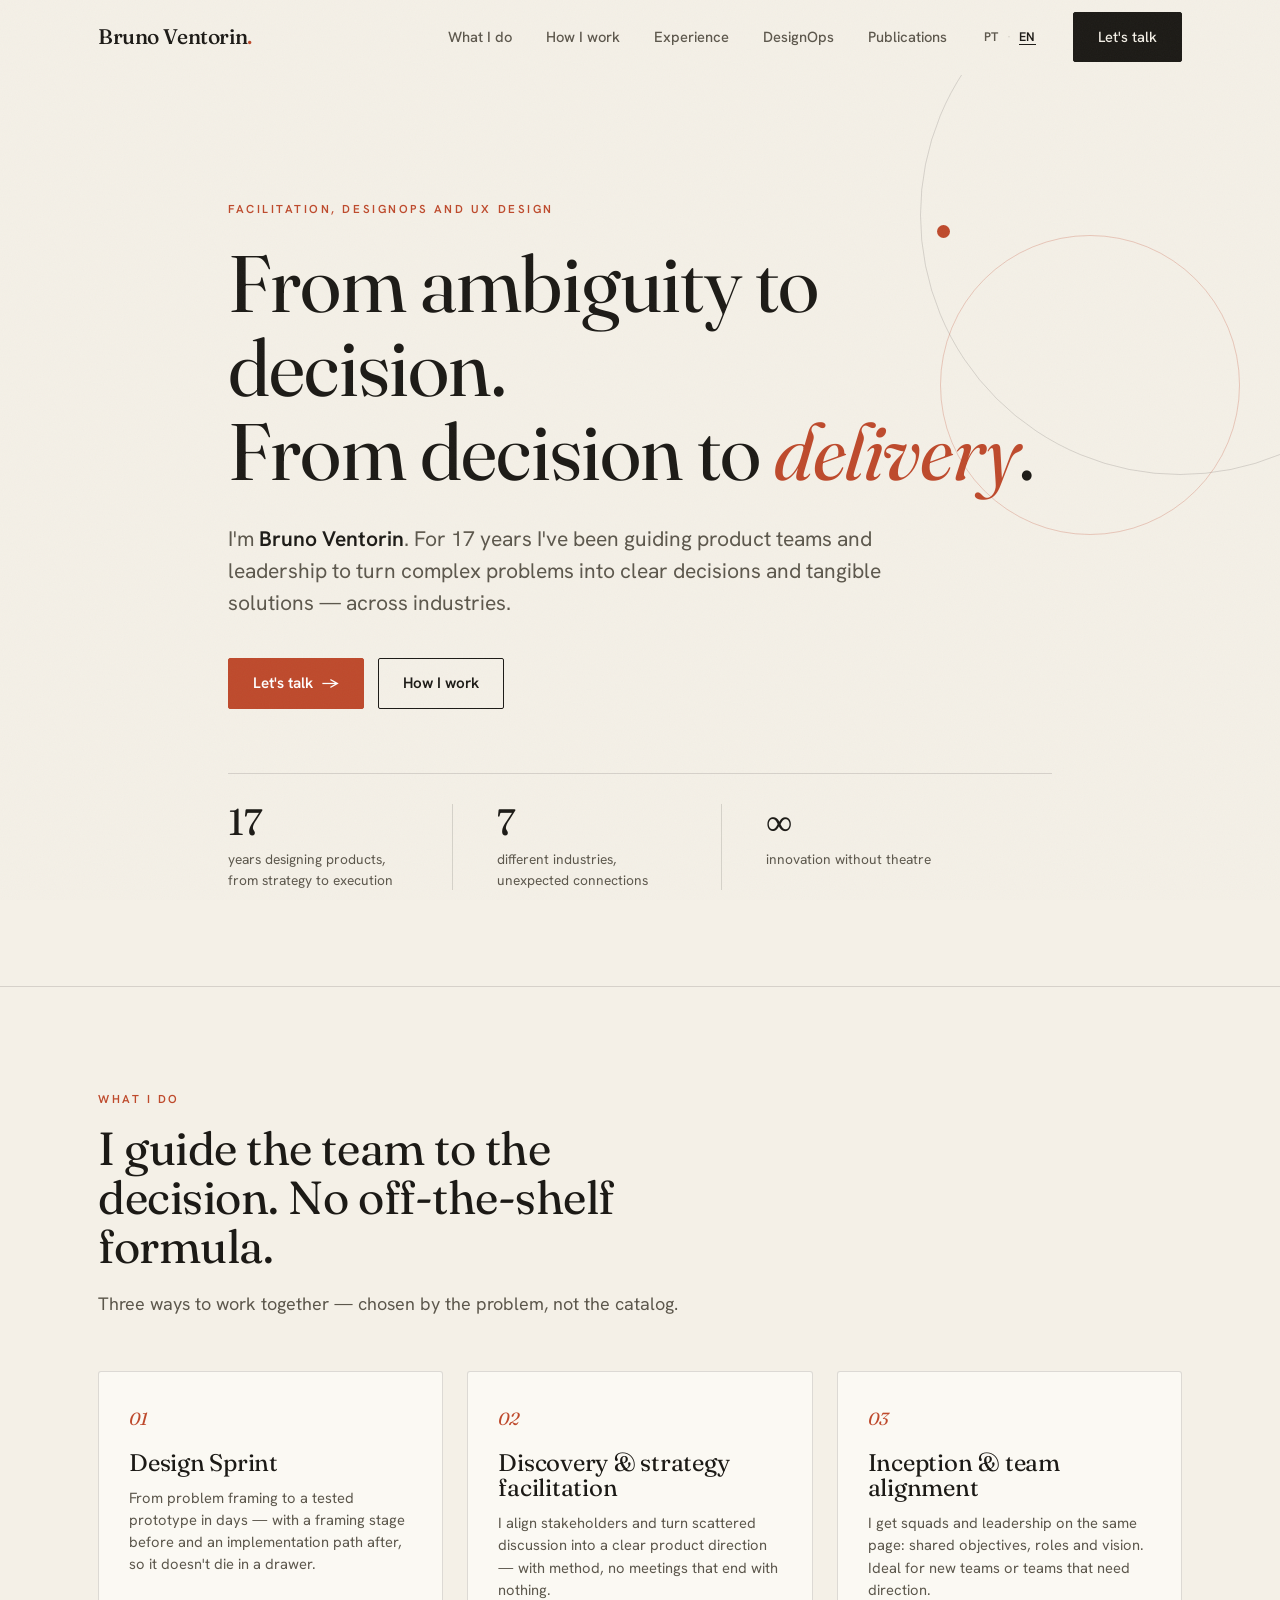
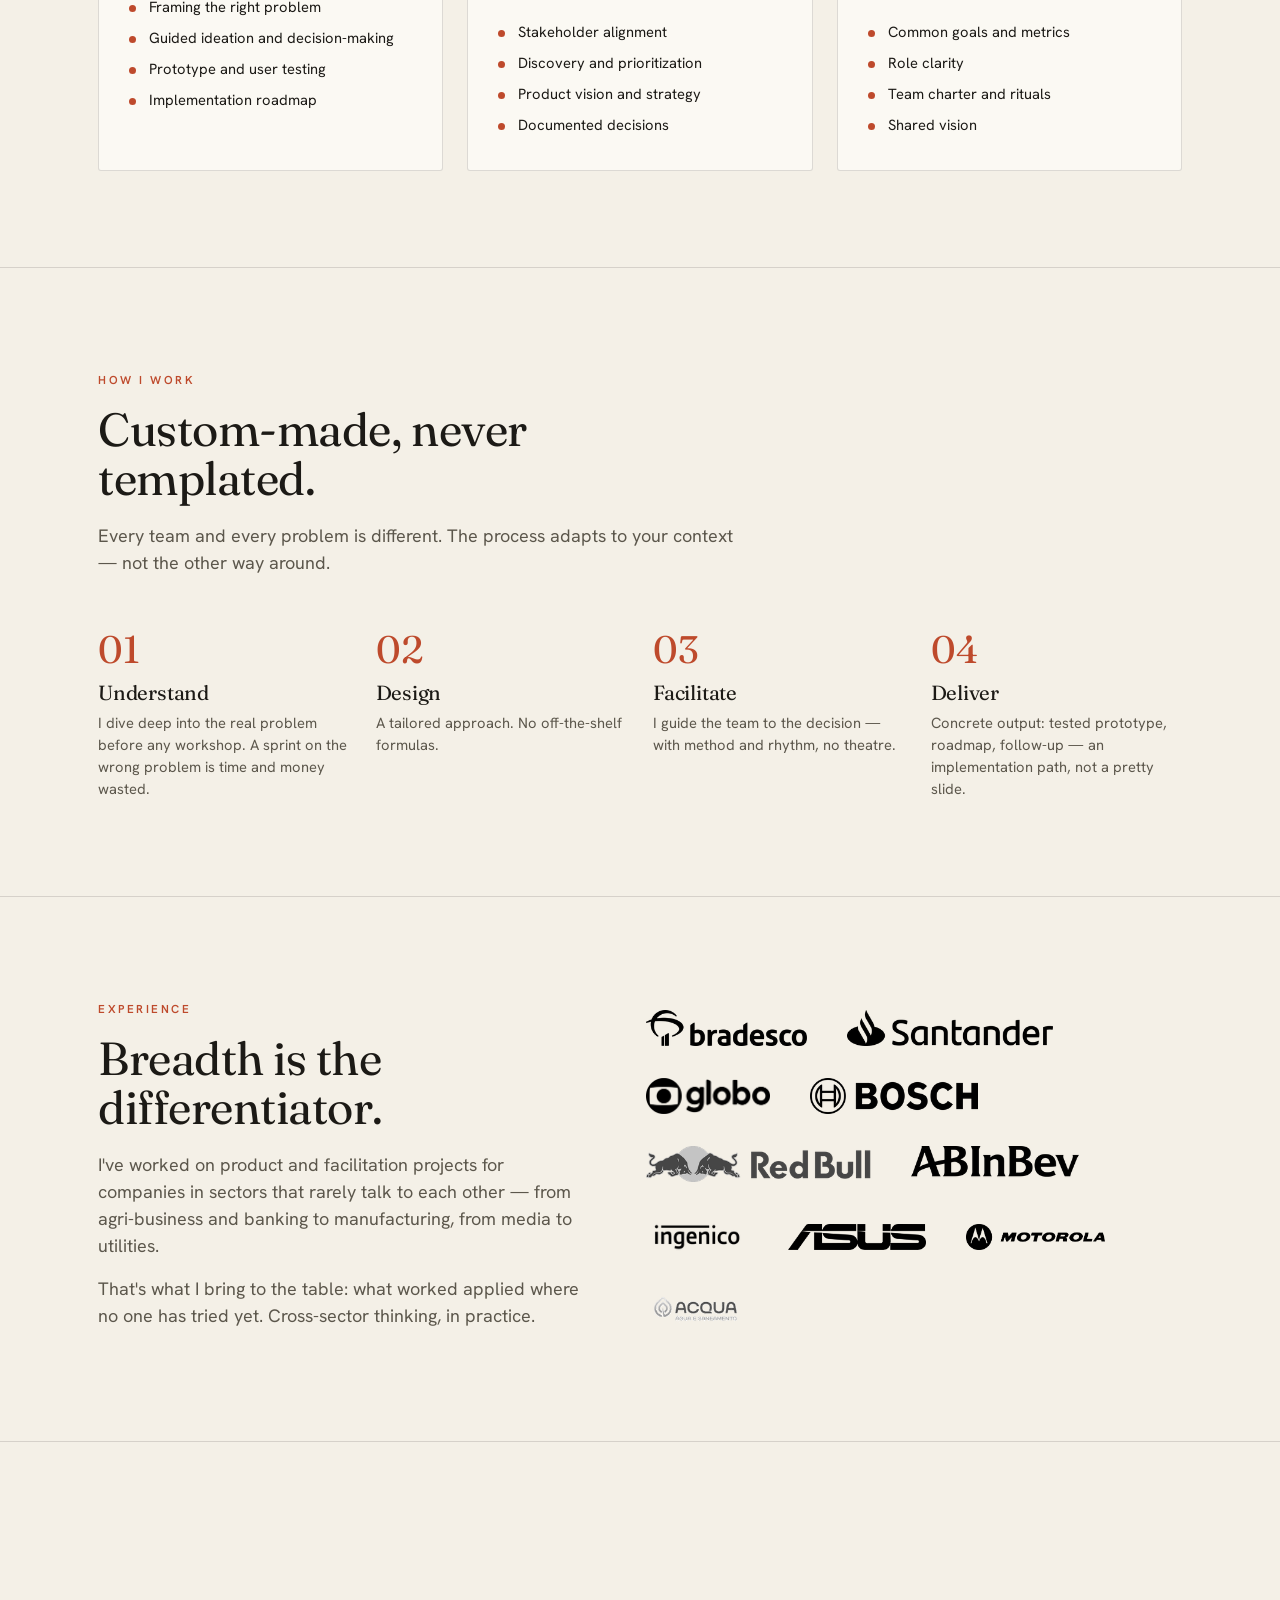
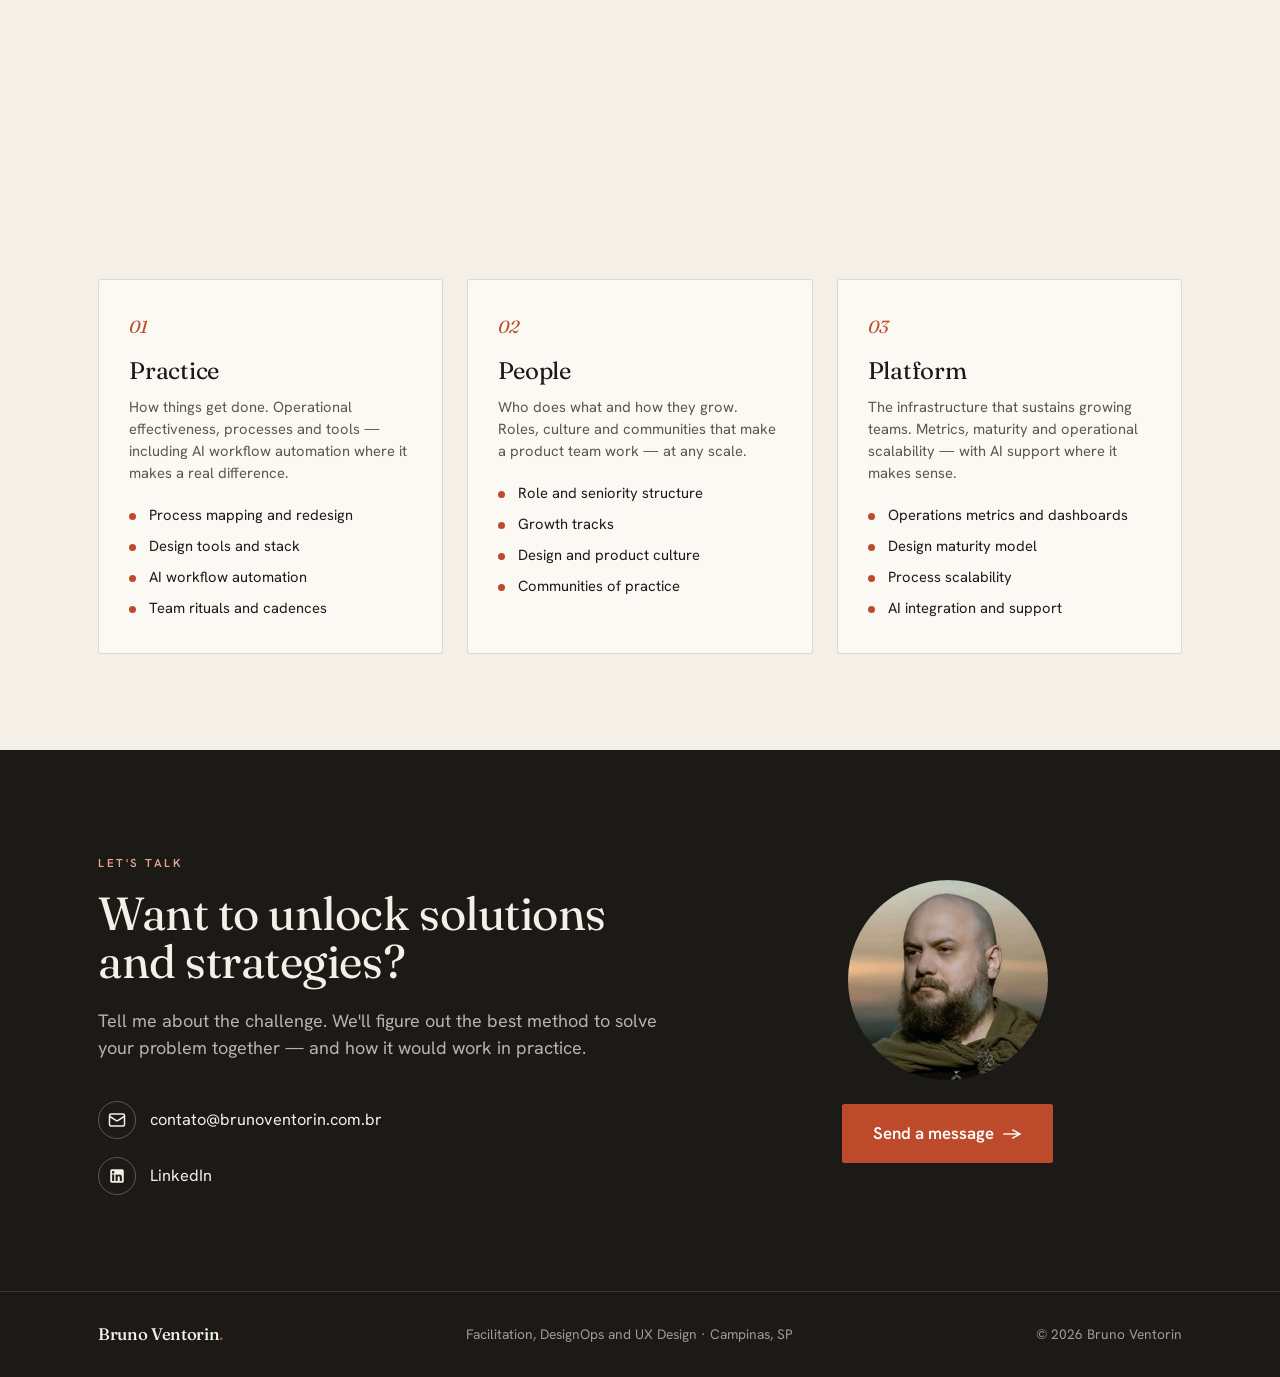
<file: index.html>
<!DOCTYPE html>
<html lang="pt-BR">
<head>
  <meta charset="UTF-8" />
  <meta name="viewport" content="width=device-width, initial-scale=1.0" />
  <title>Bruno Ventorin · Facilitação, DesignOps e UX Design</title>
  <meta name="description" content="Há 17 anos conduzo times de produto e liderança a sair da ambiguidade e chegar a decisões claras e protótipos testados — em finanças, mídia, indústria e utilities." />
  <meta name="keywords" content="facilitação, DesignOps, UX Design, facilitação estratégica, design sprint, estratégia de produto, Bruno Ventorin, descoberta" />
  <link rel="canonical" href="https://brunoventorin.com.br/" />
  <meta property="og:site_name" content="Bruno Ventorin" />
  <meta property="og:title" content="Bruno Ventorin · Facilitação, DesignOps e UX Design" />
  <meta property="og:description" content="Da ambiguidade à decisão e da decisão à entrega." />
  <meta property="og:type" content="website" />
  <meta property="og:url" content="https://brunoventorin.com.br/" />
  <meta property="og:image" content="https://brunoventorin.com.br/public/images/profile.jpg" />
  <meta property="og:locale" content="pt_BR" />
  <meta name="twitter:card" content="summary_large_image" />
  <meta name="twitter:title" content="Bruno Ventorin · Facilitação, DesignOps e UX Design" />
  <meta name="twitter:description" content="Da ambiguidade à decisão e da decisão à entrega." />
  <meta name="twitter:image" content="https://brunoventorin.com.br/public/images/profile.jpg" />
  <link rel="preconnect" href="https://fonts.googleapis.com" />
  <link rel="preconnect" href="https://fonts.gstatic.com" crossorigin />
  <link href="https://fonts.googleapis.com/css2?family=Fraunces:opsz,wght@9..144,300;9..144,400;9..144,500;9..144,600&family=Hanken+Grotesk:wght@400;500;600;700&display=swap" rel="stylesheet" />
  <link rel="icon" type="image/svg+xml" href="public/images/favicon/favicon.svg">
  <link rel="icon" type="image/png" sizes="32x32" href="public/images/favicon/favicon-32x32.png">
  <link rel="icon" type="image/png" sizes="16x16" href="public/images/favicon/favicon-16x16.png">
  <link rel="shortcut icon" href="public/images/favicon/favicon.ico">
  <link rel="stylesheet" href="css/styles.css" />
  <!-- Google tag (gtag.js) -->
  <script async src="https://www.googletagmanager.com/gtag/js?id=G-Y0Q18JSD34"></script>
  <script>
    window.dataLayer = window.dataLayer || [];
    function gtag(){dataLayer.push(arguments);}
    gtag('js', new Date());
    gtag('config', 'G-Y0Q18JSD34');
  </script>
</head>
<body>

  <header id="hdr">
    <div class="container hdr">
      <a href="#top" class="wordmark">Bruno Ventorin<span>.</span></a>
      <nav class="main">
        <a href="#servicos" data-i18n="nav_services">O que faço</a>
        <a href="#metodo" data-i18n="nav_method">Como trabalho</a>
        <a href="#experiencia" data-i18n="nav_experience">Experiência</a>
        <a href="#designops">DesignOps</a>
        <a href="blog/" data-i18n="nav_blog">Publicações</a>
        <div class="lang-switcher">
          <button data-lang="pt" onclick="setLang('pt')">PT</button>
          <span class="sep">·</span>
          <button data-lang="en" onclick="setLang('en')">EN</button>
        </div>
        <a href="#contato" class="btn btn-primary" data-i18n="nav_cta">Vamos conversar</a>
      </nav>
      <button class="menu-btn" data-i18n-aria="nav_menu_open" aria-label="Abrir menu" aria-expanded="false" onclick="toggleMenu(this)">
        <svg class="ico-menu" width="26" height="26" viewBox="0 0 24 24" fill="none" stroke="currentColor" stroke-width="2"><line x1="4" x2="20" y1="7" y2="7"/><line x1="4" x2="20" y1="17" y2="17"/></svg>
        <svg class="ico-close" width="26" height="26" viewBox="0 0 24 24" fill="none" stroke="currentColor" stroke-width="2" style="display:none"><line x1="5" y1="5" x2="19" y2="19"/><line x1="19" y1="5" x2="5" y2="19"/></svg>
      </button>
    </div>
    <nav class="mobile-nav" id="mobileNav" aria-hidden="true">
      <a href="#servicos"  onclick="closeMenu()" data-i18n="nav_services">O que faço</a>
      <a href="#metodo"    onclick="closeMenu()" data-i18n="nav_method">Como trabalho</a>
      <a href="#experiencia" onclick="closeMenu()" data-i18n="nav_experience">Experiência</a>
      <a href="#designops" onclick="closeMenu()">DesignOps</a>
      <a href="blog/"      onclick="closeMenu()" data-i18n="nav_blog">Publicações</a>
      <div class="lang-switcher mobile-lang">
        <button data-lang="pt" onclick="setLang('pt')">PT</button>
        <span class="sep">·</span>
        <button data-lang="en" onclick="setLang('en')">EN</button>
      </div>
      <a href="#contato"   onclick="closeMenu()" class="btn btn-primary" data-i18n="nav_cta">Vamos conversar</a>
    </nav>
  </header>

  <main id="top">

    <!-- HERO -->
    <section class="hero">
      <div class="hero-deco" aria-hidden="true">
        <div class="ring r1"></div>
        <div class="ring r2"></div>
        <div class="dot"></div>
      </div>
      <div class="container hero-inner">
        <span class="eyebrow reveal" data-i18n="hero_eyebrow">Facilitação, DesignOps e UX Design</span>
        <h1 class="reveal" data-i18n-html="hero_h1">Da ambiguidade à decisão.<br/>Da decisão à <span class="em">entrega</span>.</h1>
        <p class="lead reveal" data-i18n-html="hero_lead">Sou <strong>Bruno Ventorin</strong>. Há 17 anos ajudo times de produto e lideranças a transformar problemas confusos em decisões claras e soluções tangíveis — independente da indústria e do tamanho.</p>
        <div class="hero-actions reveal">
          <a href="#contato" class="btn btn-primary"><span data-i18n="hero_cta1">Vamos conversar</span> <span class="arrow">→</span></a>
          <a href="#metodo" class="btn btn-ghost" data-i18n="hero_cta2">Como eu trabalho</a>
        </div>
        <div class="stats reveal">
          <div class="stat"><span class="n">17</span><span class="l" data-i18n="stat1_l">anos desenhando produtos, da estratégia à execução</span></div>
          <div class="stat"><span class="n">7</span><span class="l" data-i18n="stat2_l">indústrias diferentes, conexões inesperadas</span></div>
          <div class="stat"><span class="n">∞</span><span class="l" data-i18n="stat3_l">inovação sem teatro</span></div>
        </div>
      </div>
    </section>

    <!-- SERVICES -->
    <section class="block" id="servicos">
      <div class="container">
        <div class="sec-head">
          <span class="eyebrow" data-i18n="srv_eyebrow">O que faço</span>
          <h2 data-i18n="srv_h2">Conduzo o time até a decisão. Sem fórmula de prateleira.</h2>
          <p data-i18n="srv_p">Três formas de trabalhar juntos — escolhidas pelo problema, não pelo catálogo.</p>
        </div>
        <div class="cards">
          <article class="card">
            <span class="num">01</span>
            <h3 data-i18n="c1_h3">Design Sprint</h3>
            <p data-i18n="c1_p">Do enquadramento do problema ao protótipo testado em poucos dias — com uma etapa de framing antes e um caminho de implementação depois, pra não morrer na gaveta.</p>
            <ul>
              <li data-i18n="c1_li1">Enquadramento do problema certo</li>
              <li data-i18n="c1_li2">Ideação e decisão guiadas</li>
              <li data-i18n="c1_li3">Protótipo e teste com usuários</li>
              <li data-i18n="c1_li4">Roadmap de implementação</li>
            </ul>
          </article>
          <article class="card">
            <span class="num">02</span>
            <h3 data-i18n="c2_h3">Facilitação de descoberta e estratégia</h3>
            <p data-i18n="c2_p">Alinho stakeholders e transformo discussão dispersa em direção clara de produto — com método, sem reunião que não termina em nada.</p>
            <ul>
              <li data-i18n="c2_li1">Alinhamento de stakeholders</li>
              <li data-i18n="c2_li2">Descoberta e priorização</li>
              <li data-i18n="c2_li3">Visão e estratégia de produto</li>
              <li data-i18n="c2_li4">Decisões documentadas</li>
            </ul>
          </article>
          <article class="card">
            <span class="num">03</span>
            <h3 data-i18n="c3_h3">Inception e alinhamento de times</h3>
            <p data-i18n="c3_p">Coloco squads e liderança na mesma página: objetivos, papéis e visão compartilhada. Ideal para times novos ou que precisam de rumo.</p>
            <ul>
              <li data-i18n="c3_li1">Objetivos e metas comuns</li>
              <li data-i18n="c3_li2">Clareza de papéis</li>
              <li data-i18n="c3_li3">Charter e rituais do time</li>
              <li data-i18n="c3_li4">Visão compartilhada</li>
            </ul>
          </article>
        </div>
      </div>
    </section>

    <!-- APPROACH -->
    <section class="block" id="metodo">
      <div class="container">
        <div class="sec-head">
          <span class="eyebrow" data-i18n="mth_eyebrow">Como trabalho</span>
          <h2 data-i18n="mth_h2">Sob medida, nunca templado.</h2>
          <p data-i18n="mth_p">Cada time e cada problema é diferente. O processo se adapta ao seu contexto — não o contrário.</p>
        </div>
        <div class="steps">
          <div class="step">
            <span class="sn">01</span>
            <h3 data-i18n="s1_h3">Entender</h3>
            <p data-i18n="s1_p">Mergulho no problema real antes de qualquer dinâmica. Sprint no problema errado é tempo e dinheiro jogados fora.</p>
          </div>
          <div class="step">
            <span class="sn">02</span>
            <h3 data-i18n="s2_h3">Desenhar</h3>
            <p data-i18n="s2_p">Abordagem sob medida. Sem fórmula de prateleira.</p>
          </div>
          <div class="step">
            <span class="sn">03</span>
            <h3 data-i18n="s3_h3">Facilitar</h3>
            <p data-i18n="s3_p">Conduzo o time à decisão — com método e ritmo, sem teatro.</p>
          </div>
          <div class="step">
            <span class="sn">04</span>
            <h3 data-i18n="s4_h3">Entregar</h3>
            <p data-i18n="s4_p">Saída concreta: protótipo testado, roadmap, acompanhamento: um caminho de implementação, não um slide bonito.</p>
          </div>
        </div>
      </div>
    </section>

    <!-- EXPERIENCE -->
    <section class="block" id="experiencia">
      <div class="container exp-wrap">
        <div class="exp-copy">
          <span class="eyebrow" data-i18n="exp_eyebrow">Experiência</span>
          <h2 data-i18n="exp_h2">A amplitude é o diferencial.</h2>
          <p data-i18n="exp_p1">Atuei em projetos de produto e facilitação para empresas de setores que quase não se falam — de agro e banco a manufatura, de mídia a utilities.</p>
          <p data-i18n="exp_p2">É isso que eu trago pra mesa: o quê funcionou aplicado onde ninguém ainda tentou. Pensamento cross-setor, na prática.</p>
        </div>
        <div class="logos" data-i18n-aria="exp_logos_aria" aria-label="Empresas em cujos projetos atuei">
          <span><img src="public/images/clientes/normalized_bradesco.png" alt="Bradesco"></span>
          <span><img src="public/images/clientes/normalized_santander.png" alt="Santander"></span>
          <span><img src="public/images/clientes/normalized_logo_globo_corporativa_principal_preto.png" alt="Globo"></span>
          <span><img src="public/images/clientes/normalized_bosch.png" alt="Bosch"></span>
          <span class="no-filter"><img src="public/images/clientes/normalized_redbullcom-logo_double-with-text.png" alt="Red Bull"></span>
          <span><img src="public/images/clientes/normalized_ab-inbev.png" alt="AB InBev"></span>
          <span class="logo-lg"><img src="public/images/clientes/normalized_Ingenico-black-RGB.png" alt="Ingenico"></span>
          <span class="logo-sm"><img src="public/images/clientes/normalized_logo-asus-4096.png" alt="Asus"></span>
          <span class="logo-sm"><img src="public/images/clientes/normalized_logo-motorola-4096.png" alt="Motorola"></span>
          <span class="no-filter"><img src="public/images/clientes/normalized_logo_acqua.png" alt="Acqua Global"></span>
        </div>
      </div>
    </section>

    <!-- DESIGNOPS & PRODUCTOPS -->
    <section class="block" id="designops">
      <div class="container">
        <div class="sec-head">
          <span class="eyebrow">DesignOps &amp; ProductOps</span>
          <h2 data-i18n="dop_h2">Estrutura que não engessa. Operação que escala.</h2>
          <p data-i18n-html="dop_p">Reestruturação de times e processos de design e produto em três pilares — com integração nativa de ferramentas de IA para automatizar o que pode ser automatizado e liberar capacidade para o que importa de verdade. <span class="accent">Sem hype e com pensamento crítico.</span></p>
        </div>
        <div class="cards">
          <article class="card">
            <span class="num">01</span>
            <h3 data-i18n="dp1_h3">Prática</h3>
            <p data-i18n="dp1_p">Como a coisa é feita. Eficácia operacional, processos e ferramentas — incluindo automação de workflows.</p>
            <ul>
              <li data-i18n="dp1_li1">Mapeamento e redesenho de processos</li>
              <li data-i18n="dp1_li2">Ferramentas e stack de design</li>
              <li data-i18n="dp1_li3">Automação de workflows com IA</li>
              <li data-i18n="dp1_li4">Rituais e cadências de equipe</li>
            </ul>
          </article>
          <article class="card">
            <span class="num">02</span>
            <h3 data-i18n="dp2_h3">Pessoas</h3>
            <p data-i18n="dp2_p">Quem faz o quê e como crescem. Cargos, cultura e comunidades que fazem um time de produto funcionar de verdade — em qualquer escala.</p>
            <ul>
              <li data-i18n="dp2_li1">Estrutura de cargos e senioridade</li>
              <li data-i18n="dp2_li2">Trilhas de crescimento</li>
              <li data-i18n="dp2_li3">Cultura de design e produto</li>
              <li data-i18n="dp2_li4">Comunidades de prática</li>
            </ul>
          </article>
          <article class="card">
            <span class="num">03</span>
            <h3 data-i18n="dp3_h3">Plataforma</h3>
            <p data-i18n="dp3_p">A infraestrutura que sustenta times que crescem. Métricas, maturidade e escalabilidade operacional.</p>
            <ul>
              <li data-i18n="dp3_li1">Métricas e dashboards de operação</li>
              <li data-i18n="dp3_li2">Modelo de maturidade de design</li>
              <li data-i18n="dp3_li3">Escalabilidade de processos</li>
              <li data-i18n="dp3_li4">Integração e suporte com IA</li>
            </ul>
          </article>
        </div>
      </div>
    </section>

    <!-- CONTACT -->
    <section class="block contact" id="contato">
      <div class="container">
        <div class="contact-grid">
          <div>
            <span class="eyebrow" data-i18n="cnt_eyebrow">Vamos conversar</span>
            <h2 data-i18n="cnt_h2">Quer destravar soluções e estratégias?</h2>
            <p class="cd" data-i18n="cnt_p">Me conta o desafio. A gente vê juntos o melhor método para resolver o seu problema — e como seria na prática.</p>
            <div class="clist">
              <a href="mailto:contato@brunoventorin.com.br">
                <span class="ico"><svg width="18" height="18" viewBox="0 0 24 24" fill="none" stroke="currentColor" stroke-width="2"><rect width="20" height="16" x="2" y="4" rx="2"/><path d="m22 7-8.97 5.7a1.94 1.94 0 0 1-2.06 0L2 7"/></svg></span>
                contato@brunoventorin.com.br
              </a>
              <!--<a href="https://wa.me/55SEUNUMERO" target="_blank" rel="noopener">
                <span class="ico"><svg width="18" height="18" viewBox="0 0 24 24" fill="none" stroke="currentColor" stroke-width="2"><path d="M22 16.92v3a2 2 0 0 1-2.18 2 19.79 19.79 0 0 1-8.63-3.07A19.5 19.5 0 0 1 4.69 13a19.79 19.79 0 0 1-3.07-8.67A2 2 0 0 1 3.63 2h3a2 2 0 0 1 2 1.72c.13.96.36 1.9.7 2.81a2 2 0 0 1-.45 2.11L8.09 9.91a16 16 0 0 0 6 6l1.27-1.27a2 2 0 0 1 2.11-.45c.91.34 1.85.57 2.81.7A2 2 0 0 1 22 16.92z"/></svg></span>
                WhatsApp
              </a>-->
              <a href="https://linkedin.com/in/bruno-ventorin" target="_blank" rel="noopener">
                <span class="ico"><svg width="18" height="18" viewBox="0 0 24 24" fill="currentColor"><path d="M19 3a2 2 0 0 1 2 2v14a2 2 0 0 1-2 2H5a2 2 0 0 1-2-2V5a2 2 0 0 1 2-2h14m-.5 15.5v-5.3a3.26 3.26 0 0 0-3.26-3.26c-.85 0-1.84.52-2.32 1.3v-1.11h-2.79v8.37h2.79v-4.93c0-.77.62-1.4 1.39-1.4a1.4 1.4 0 0 1 1.4 1.4v4.93h2.79M6.88 8.56a1.68 1.68 0 0 0 1.68-1.68c0-.93-.75-1.69-1.68-1.69a1.69 1.69 0 0 0-1.69 1.69c0 .92.76 1.68 1.69 1.68m1.39 9.94v-8.37H5.5v8.37h2.77z"/></svg></span>
                LinkedIn
              </a>
            </div>
          </div>
          <div class="contact-cta">
            <div class="contact-photo">
              <img src="public/images/profile.jpg" alt="Bruno Ventorin">
            </div>
            <a href="mailto:contato@brunoventorin.com.br?subject=Conversa%20sobre%20facilita%C3%A7%C3%A3o" class="btn btn-primary"><span data-i18n="cnt_cta">Mandar uma mensagem</span> <span class="arrow">→</span></a>
          </div>
        </div>
      </div>
    </section>
  </main>

  <footer>
    <div class="container foot">
      <span class="wordmark">Bruno Ventorin<span>.</span></span>
      <span data-i18n="foot_tagline">Facilitação, DesignOps e UX Design · Campinas, SP</span>
      <span>© 2026 Bruno Ventorin</span>
    </div>
  </footer>

  <script>
    const T = {
      pt: {
        meta_title: 'Bruno Ventorin · Facilitação, DesignOps e UX Design',
        meta_description: 'Há 17 anos conduzo times de produto e liderança a sair da ambiguidade e chegar a decisões claras e protótipos testados — em finanças, mídia, indústria e utilities.',
        meta_og_description: 'Da ambiguidade à decisão e da decisão à entrega.',
        nav_services: 'O que faço',
        nav_method: 'Como trabalho',
        nav_experience: 'Experiência',
        nav_blog: 'Publicações',
        nav_cta: 'Vamos conversar',
        nav_menu_open: 'Abrir menu',
        hero_eyebrow: 'Facilitação, DesignOps e UX Design',
        hero_h1: 'Da ambiguidade à decisão.<br/>Da decisão à <span class="em">entrega</span>.',
        hero_lead: 'Sou <strong>Bruno Ventorin</strong>. Há 17 anos conduzo times de produto e liderança a transformar problemas confusos em decisões claras e soluções tangíveis — independente da indústria.',
        hero_cta1: 'Vamos conversar',
        hero_cta2: 'Como eu trabalho',
        stat1_l: 'anos desenhando produtos, da estratégia à execução',
        stat2_l: 'indústrias diferentes, conexões inesperadas',
        stat3_l: 'inovação sem teatro',
        srv_eyebrow: 'O que faço',
        srv_h2: 'Conduzo o time até a decisão. Sem fórmula de prateleira.',
        srv_p: 'Três formas de trabalhar juntos — escolhidas pelo problema, não pelo catálogo.',
        c1_h3: 'Design Sprint',
        c1_p: 'Do enquadramento do problema ao protótipo testado em poucos dias — com uma etapa de framing antes e um caminho de implementação depois, pra não morrer na gaveta.',
        c1_li1: 'Enquadramento do problema certo',
        c1_li2: 'Ideação e decisão guiadas',
        c1_li3: 'Protótipo e teste com usuários',
        c1_li4: 'Roadmap de implementação',
        c2_h3: 'Facilitação de descoberta e estratégia',
        c2_p: 'Alinho stakeholders e transformo discussão dispersa em direção clara de produto — com método, sem reunião que não termina em nada.',
        c2_li1: 'Alinhamento de stakeholders',
        c2_li2: 'Descoberta e priorização',
        c2_li3: 'Visão e estratégia de produto',
        c2_li4: 'Decisões documentadas',
        c3_h3: 'Inception e alinhamento de times',
        c3_p: 'Coloco squads e liderança na mesma página: objetivos, papéis e visão compartilhada. Ideal para times novos ou que precisam de rumo.',
        c3_li1: 'Objetivos e metas comuns',
        c3_li2: 'Clareza de papéis',
        c3_li3: 'Charter e rituais do time',
        c3_li4: 'Visão compartilhada',
        mth_eyebrow: 'Como trabalho',
        mth_h2: 'Sob medida, nunca templado.',
        mth_p: 'Cada time e cada problema é diferente. O processo se adapta ao seu contexto — não o contrário.',
        s1_h3: 'Entender',
        s1_p: 'Mergulho no problema real antes de qualquer dinâmica. Sprint no problema errado é tempo e dinheiro jogados fora.',
        s2_h3: 'Desenhar',
        s2_p: 'Abordagem sob medida. Sem fórmula de prateleira.',
        s3_h3: 'Facilitar',
        s3_p: 'Conduzo o time à decisão — com método e ritmo, sem teatro.',
        s4_h3: 'Entregar',
        s4_p: 'Saída concreta: protótipo testado, roadmap, acompanhamento: um caminho de implementação, não um slide bonito.',
        exp_eyebrow: 'Experiência',
        exp_h2: 'A amplitude é o diferencial.',
        exp_p1: 'Atuei em projetos de produto e facilitação para empresas de setores que quase não se falam — de agro e banco a manufatura, de mídia a utilities.',
        exp_p2: 'É isso que eu trago pra mesa: o quê funcionou aplicado onde ninguém ainda tentou. Pensamento cross-setor, na prática.',
        exp_logos_aria: 'Empresas em cujos projetos atuei',
        dop_h2: 'Estrutura que não engessa. Operação que escala.',
        dop_p: 'Reestruturação de times e processos de design e produto em três pilares — com integração nativa de ferramentas de IA para automatizar o que pode ser automatizado e liberar capacidade para o que importa de verdade. <span class="accent">Sem hype e com pensamento crítico.</span>',
        dp1_h3: 'Prática',
        dp1_p: 'Como a coisa é feita. Eficácia operacional, processos e ferramentas — incluindo automação de workflows com IA onde faz diferença real.',
        dp1_li1: 'Mapeamento e redesenho de processos',
        dp1_li2: 'Ferramentas e stack de design',
        dp1_li3: 'Automação de workflows com IA',
        dp1_li4: 'Rituais e cadências de equipe',
        dp2_h3: 'Pessoas',
        dp2_p: 'Quem faz o quê e como crescem. Cargos, cultura e comunidades que fazem um time de produto funcionar de verdade — em qualquer escala.',
        dp2_li1: 'Estrutura de cargos e senioridade',
        dp2_li2: 'Trilhas de crescimento',
        dp2_li3: 'Cultura de design e produto',
        dp2_li4: 'Comunidades de prática',
        dp3_h3: 'Plataforma',
        dp3_p: 'A infraestrutura que sustenta times que crescem. Métricas, maturidade e escalabilidade operacional — com suporte de IA onde faz sentido.',
        dp3_li1: 'Métricas e dashboards de operação',
        dp3_li2: 'Modelo de maturidade de design',
        dp3_li3: 'Escalabilidade de processos',
        dp3_li4: 'Integração e suporte com IA',
        cnt_eyebrow: 'Vamos conversar',
        cnt_h2: 'Quer destravar soluções e estratégias?',
        cnt_p: 'Me conta o desafio. A gente vê juntos o melhor método para resolver o seu problema — e como seria na prática.',
        cnt_cta: 'Mandar uma mensagem',
        foot_tagline: 'Facilitação, DesignOps e UX Design · Campinas, SP',
      },
      en: {
        meta_title: 'Bruno Ventorin · Facilitation, DesignOps and UX Design',
        meta_description: 'For 17 years I\'ve been guiding product and leadership teams out of ambiguity and into clear decisions and tested prototypes — in finance, media, industry and utilities.',
        meta_og_description: 'From ambiguity to decision and from decision to delivery.',
        nav_services: 'What I do',
        nav_method: 'How I work',
        nav_experience: 'Experience',
        nav_blog: 'Publications',
        nav_cta: 'Let\'s talk',
        nav_menu_open: 'Open menu',
        hero_eyebrow: 'Facilitation, DesignOps and UX Design',
        hero_h1: 'From ambiguity to decision.<br/>From decision to <span class="em">delivery</span>.',
        hero_lead: 'I\'m <strong>Bruno Ventorin</strong>. For 17 years I\'ve been guiding product teams and leadership to turn complex problems into clear decisions and tangible solutions — across industries.',
        hero_cta1: 'Let\'s talk',
        hero_cta2: 'How I work',
        stat1_l: 'years designing products, from strategy to execution',
        stat2_l: 'different industries, unexpected connections',
        stat3_l: 'innovation without theatre',
        srv_eyebrow: 'What I do',
        srv_h2: 'I guide the team to the decision. No off-the-shelf formula.',
        srv_p: 'Three ways to work together — chosen by the problem, not the catalog.',
        c1_h3: 'Design Sprint',
        c1_p: 'From problem framing to a tested prototype in days — with a framing stage before and an implementation path after, so it doesn\'t die in a drawer.',
        c1_li1: 'Framing the right problem',
        c1_li2: 'Guided ideation and decision-making',
        c1_li3: 'Prototype and user testing',
        c1_li4: 'Implementation roadmap',
        c2_h3: 'Discovery & strategy facilitation',
        c2_p: 'I align stakeholders and turn scattered discussion into a clear product direction — with method, no meetings that end with nothing.',
        c2_li1: 'Stakeholder alignment',
        c2_li2: 'Discovery and prioritization',
        c2_li3: 'Product vision and strategy',
        c2_li4: 'Documented decisions',
        c3_h3: 'Inception & team alignment',
        c3_p: 'I get squads and leadership on the same page: shared objectives, roles and vision. Ideal for new teams or teams that need direction.',
        c3_li1: 'Common goals and metrics',
        c3_li2: 'Role clarity',
        c3_li3: 'Team charter and rituals',
        c3_li4: 'Shared vision',
        mth_eyebrow: 'How I work',
        mth_h2: 'Custom-made, never templated.',
        mth_p: 'Every team and every problem is different. The process adapts to your context — not the other way around.',
        s1_h3: 'Understand',
        s1_p: 'I dive deep into the real problem before any workshop. A sprint on the wrong problem is time and money wasted.',
        s2_h3: 'Design',
        s2_p: 'A tailored approach. No off-the-shelf formulas.',
        s3_h3: 'Facilitate',
        s3_p: 'I guide the team to the decision — with method and rhythm, no theatre.',
        s4_h3: 'Deliver',
        s4_p: 'Concrete output: tested prototype, roadmap, follow-up — an implementation path, not a pretty slide.',
        exp_eyebrow: 'Experience',
        exp_h2: 'Breadth is the differentiator.',
        exp_p1: 'I\'ve worked on product and facilitation projects for companies in sectors that rarely talk to each other — from agri-business and banking to manufacturing, from media to utilities.',
        exp_p2: 'That\'s what I bring to the table: what worked applied where no one has tried yet. Cross-sector thinking, in practice.',
        exp_logos_aria: 'Companies I\'ve worked with',
        dop_h2: 'Structure that doesn\'t constrain. Operations that scale.',
        dop_p: 'Restructuring design and product teams and processes across three pillars — with native AI tool integration to automate what can be automated and free up capacity for what truly matters. <span class="accent">No hype and with critical thinking.</span>',
        dp1_h3: 'Practice',
        dp1_p: 'How things get done. Operational effectiveness, processes and tools — including AI workflow automation where it makes a real difference.',
        dp1_li1: 'Process mapping and redesign',
        dp1_li2: 'Design tools and stack',
        dp1_li3: 'AI workflow automation',
        dp1_li4: 'Team rituals and cadences',
        dp2_h3: 'People',
        dp2_p: 'Who does what and how they grow. Roles, culture and communities that make a product team work — at any scale.',
        dp2_li1: 'Role and seniority structure',
        dp2_li2: 'Growth tracks',
        dp2_li3: 'Design and product culture',
        dp2_li4: 'Communities of practice',
        dp3_h3: 'Platform',
        dp3_p: 'The infrastructure that sustains growing teams. Metrics, maturity and operational scalability — with AI support where it makes sense.',
        dp3_li1: 'Operations metrics and dashboards',
        dp3_li2: 'Design maturity model',
        dp3_li3: 'Process scalability',
        dp3_li4: 'AI integration and support',
        cnt_eyebrow: 'Let\'s talk',
        cnt_h2: 'Want to unlock solutions and strategies?',
        cnt_p: 'Tell me about the challenge. We\'ll figure out the best method to solve your problem together — and how it would work in practice.',
        cnt_cta: 'Send a message',
        foot_tagline: 'Facilitation, DesignOps and UX Design · Campinas, SP',
      }
    };

    function getLang() {
      return localStorage.getItem('lang') ||
        (navigator.language.toLowerCase().startsWith('pt') ? 'pt' : 'en');
    }
    function setLang(lang) {
      localStorage.setItem('lang', lang);
      applyLang(lang);
    }
    function applyLang(lang) {
      document.documentElement.lang = lang === 'pt' ? 'pt-BR' : 'en';
      document.title = T[lang].meta_title;
      document.querySelector('meta[name="description"]').content = T[lang].meta_description;
      document.querySelector('meta[property="og:title"]').content = T[lang].meta_title;
      document.querySelector('meta[property="og:description"]').content = T[lang].meta_og_description;
      document.querySelector('meta[property="og:locale"]').content = lang === 'pt' ? 'pt_BR' : 'en_US';
      document.querySelector('meta[name="twitter:title"]').content = T[lang].meta_title;
      document.querySelector('meta[name="twitter:description"]').content = T[lang].meta_og_description;
      document.querySelectorAll('[data-i18n]').forEach(el => {
        const v = T[lang][el.dataset.i18n];
        if (v !== undefined) el.textContent = v;
      });
      document.querySelectorAll('[data-i18n-html]').forEach(el => {
        const v = T[lang][el.dataset.i18nHtml];
        if (v !== undefined) el.innerHTML = v;
      });
      document.querySelectorAll('[data-i18n-aria]').forEach(el => {
        const v = T[lang][el.dataset.i18nAria];
        if (v !== undefined) el.setAttribute('aria-label', v);
      });
      document.querySelectorAll('.lang-switcher button').forEach(btn =>
        btn.classList.toggle('active', btn.dataset.lang === lang)
      );
    }
    applyLang(getLang());
  </script>

  <script>
    function toggleMenu(btn) {
      const hdr = document.getElementById('hdr');
      const open = hdr.classList.toggle('menu-open');
      btn.setAttribute('aria-expanded', open);
      btn.querySelector('.ico-menu').style.display = open ? 'none' : '';
      btn.querySelector('.ico-close').style.display = open ? '' : 'none';
      document.getElementById('mobileNav').setAttribute('aria-hidden', !open);
    }
    function closeMenu() {
      const hdr = document.getElementById('hdr');
      hdr.classList.remove('menu-open');
      const btn = document.querySelector('.menu-btn');
      btn.setAttribute('aria-expanded', 'false');
      btn.querySelector('.ico-menu').style.display = '';
      btn.querySelector('.ico-close').style.display = 'none';
      document.getElementById('mobileNav').setAttribute('aria-hidden', 'true');
    }
    // header border on scroll
    const hdr=document.getElementById('hdr');
    addEventListener('scroll',()=>hdr.classList.toggle('scrolled',scrollY>10));
    // staggered reveal
    const io=new IntersectionObserver((es)=>es.forEach(e=>{if(e.isIntersecting){e.target.classList.add('in');io.unobserve(e.target)}}),{threshold:.15});
    document.querySelectorAll('.reveal').forEach(el=>io.observe(el));
    // also reveal section heads/cards softly
    document.querySelectorAll('.sec-head,.card,.step,.exp-copy,.logos,.contact-grid').forEach((el,i)=>{
      el.classList.add('reveal');el.style.transitionDelay=(i%4*.06)+'s';io.observe(el);
    });
  </script>
</body>
</html>
</file>
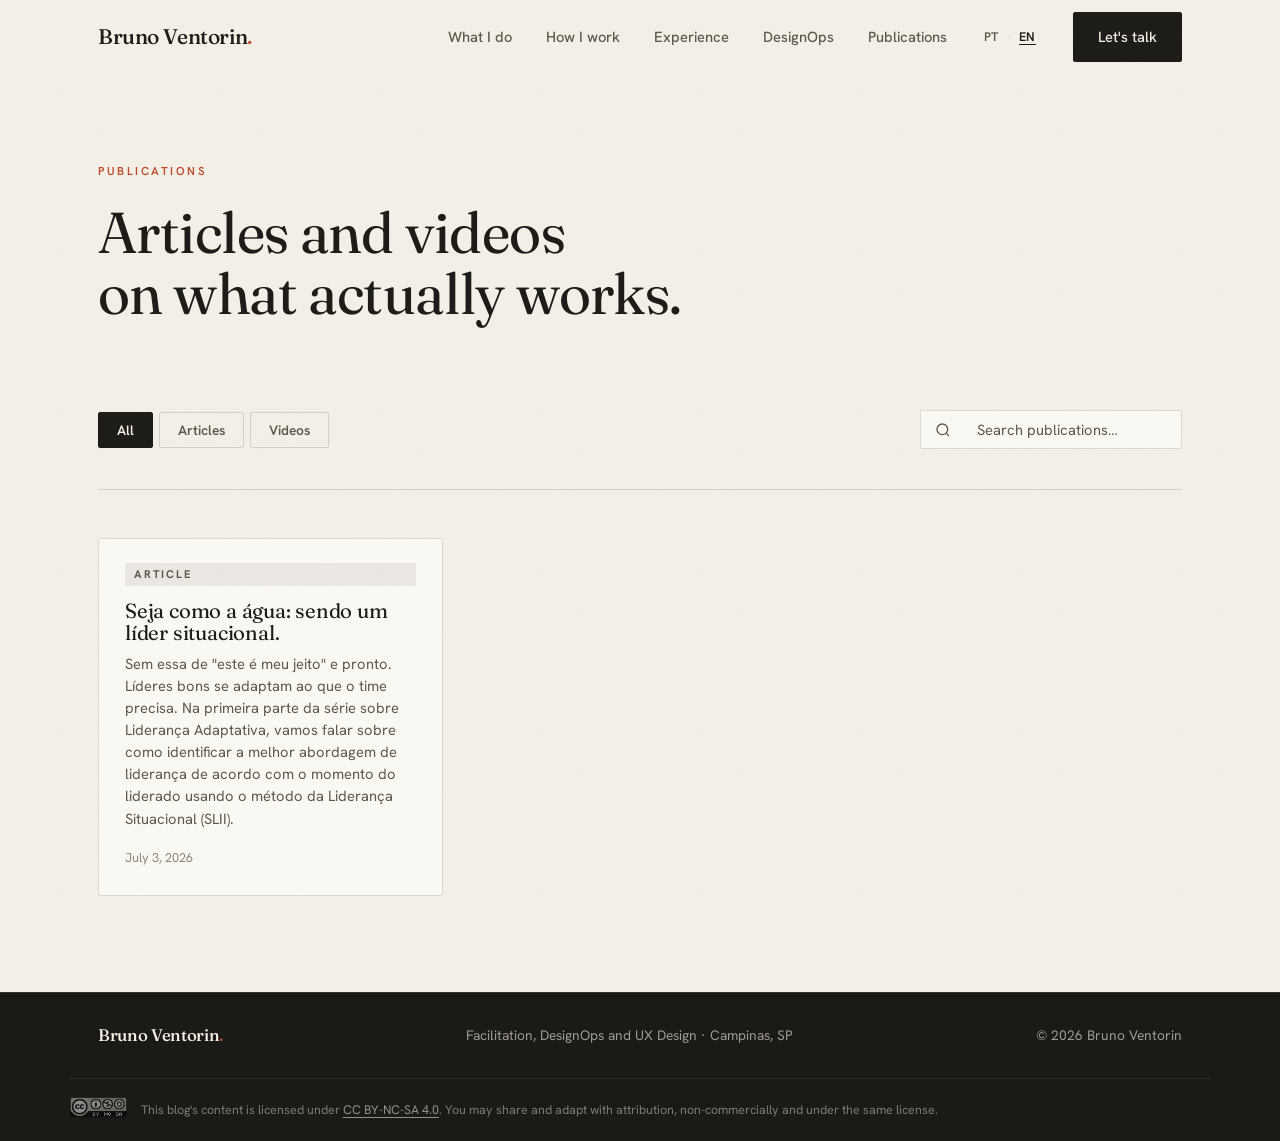
<file: blog/index.html>
<!DOCTYPE html>
<html lang="pt-BR">
<head>
  <meta charset="UTF-8" />
  <meta name="viewport" content="width=device-width, initial-scale=1.0" />
  <title>Publicações · Bruno Ventorin</title>
  <meta name="description" content="Artigos e vídeos sobre facilitação estratégica, design sprint e estratégia de produto." />
  <link rel="canonical" href="https://brunoventorin.com.br/blog/" />
  <meta property="og:site_name" content="Bruno Ventorin" />
  <meta property="og:type" content="website" />
  <meta property="og:title" content="Publicações · Bruno Ventorin" />
  <meta property="og:description" content="Artigos e vídeos sobre facilitação estratégica, design sprint e estratégia de produto." />
  <meta property="og:url" content="https://brunoventorin.com.br/blog/" />
  <meta property="og:image" content="https://brunoventorin.com.br/public/images/profile.jpg" />
  <meta property="og:locale" content="pt_BR" />
  <meta name="twitter:card" content="summary_large_image" />
  <meta name="twitter:title" content="Publicações · Bruno Ventorin" />
  <meta name="twitter:description" content="Artigos e vídeos sobre facilitação estratégica, design sprint e estratégia de produto." />
  <meta name="twitter:image" content="https://brunoventorin.com.br/public/images/profile.jpg" />
  <link rel="icon" type="image/svg+xml" href="../public/images/favicon/favicon.svg">
  <link rel="icon" type="image/png" sizes="32x32" href="../public/images/favicon/favicon-32x32.png">
  <link rel="shortcut icon" href="../public/images/favicon/favicon.ico">
  <link rel="preconnect" href="https://fonts.googleapis.com" />
  <link rel="preconnect" href="https://fonts.gstatic.com" crossorigin />
  <link href="https://fonts.googleapis.com/css2?family=Fraunces:opsz,wght@9..144,300;9..144,400;9..144,500;9..144,600&family=Hanken+Grotesk:wght@400;500;600;700&display=swap" rel="stylesheet" />
  <link rel="stylesheet" href="../css/styles.css" />
  <!-- Google tag (gtag.js) -->
  <script async src="https://www.googletagmanager.com/gtag/js?id=G-Y0Q18JSD34"></script>
  <script>
    window.dataLayer = window.dataLayer || [];
    function gtag(){dataLayer.push(arguments);}
    gtag('js', new Date());
    gtag('config', 'G-Y0Q18JSD34');
  </script>
</head>
<body>

  <header id="hdr">
    <div class="container hdr">
      <a href="/" class="wordmark">Bruno Ventorin<span>.</span></a>
      <nav class="main">
        <a href="/#servicos" data-i18n="nav_services">O que faço</a>
        <a href="/#metodo" data-i18n="nav_method">Como trabalho</a>
        <a href="/#experiencia" data-i18n="nav_experience">Experiência</a>
        <a href="/#designops">DesignOps</a>
        <a href="/blog/" aria-current="page" data-i18n="nav_blog">Publicações</a>
        <div class="lang-switcher">
          <button data-lang="pt" onclick="setLang('pt')">PT</button>
          <span class="sep">·</span>
          <button data-lang="en" onclick="setLang('en')">EN</button>
        </div>
        <a href="/#contato" class="btn btn-primary" data-i18n="nav_cta">Vamos conversar</a>
      </nav>
      <button class="menu-btn" data-i18n-aria="nav_menu_open" aria-label="Abrir menu" aria-expanded="false" onclick="toggleMenu(this)">
        <svg class="ico-menu" width="26" height="26" viewBox="0 0 24 24" fill="none" stroke="currentColor" stroke-width="2"><line x1="4" x2="20" y1="7" y2="7"/><line x1="4" x2="20" y1="17" y2="17"/></svg>
        <svg class="ico-close" width="26" height="26" viewBox="0 0 24 24" fill="none" stroke="currentColor" stroke-width="2" style="display:none"><line x1="5" y1="5" x2="19" y2="19"/><line x1="19" y1="5" x2="5" y2="19"/></svg>
      </button>
    </div>
    <nav class="mobile-nav" id="mobileNav" aria-hidden="true">
      <a href="/#servicos"    onclick="closeMenu()" data-i18n="nav_services">O que faço</a>
      <a href="/#metodo"      onclick="closeMenu()" data-i18n="nav_method">Como trabalho</a>
      <a href="/#experiencia" onclick="closeMenu()" data-i18n="nav_experience">Experiência</a>
      <a href="/#designops"   onclick="closeMenu()">DesignOps</a>
      <a href="/blog/"        onclick="closeMenu()" data-i18n="nav_blog">Publicações</a>
      <div class="lang-switcher mobile-lang">
        <button data-lang="pt" onclick="setLang('pt')">PT</button>
        <span class="sep">·</span>
        <button data-lang="en" onclick="setLang('en')">EN</button>
      </div>
      <a href="/#contato"     onclick="closeMenu()" class="btn btn-primary" data-i18n="nav_cta">Vamos conversar</a>
    </nav>
  </header>

  <main>
    <section class="blog-hero">
      <div class="container">
        <span class="eyebrow reveal" data-i18n="blog_eyebrow">Publicações</span>
        <h1 class="reveal" data-i18n-html="blog_h1">Artigos e vídeos<br/>sobre o que funciona na prática.</h1>
      </div>
    </section>

    <div class="container">
      <div class="blog-controls reveal">
        <div class="blog-filters" role="tablist" data-i18n-aria="filters_aria" aria-label="Filtrar publicações">
          <button class="filter-btn active" data-filter="all" role="tab" aria-selected="true" data-i18n="filter_all">Todos</button>
          <button class="filter-btn" data-filter="article" role="tab" aria-selected="false" data-i18n="filter_article">Artigos</button>
          <button class="filter-btn" data-filter="video" role="tab" aria-selected="false" data-i18n="filter_video">Vídeos</button>
        </div>
        <div class="blog-search">
          <svg width="16" height="16" viewBox="0 0 24 24" fill="none" stroke="currentColor" stroke-width="2"><circle cx="11" cy="11" r="8"/><path d="m21 21-4.35-4.35"/></svg>
          <input type="search" id="searchInput" data-i18n-placeholder="search_placeholder" data-i18n-aria="search_aria" placeholder="Buscar publicações…" aria-label="Buscar publicações" />
        </div>
      </div>

      <div id="postGrid" class="blog-grid" role="list" aria-live="polite" data-i18n-aria="grid_aria" aria-label="Lista de publicações"></div>
    </div>
  </main>

  <footer>
    <div class="container foot">
      <span class="wordmark">Bruno Ventorin<span>.</span></span>
      <span data-i18n="foot_tagline">Facilitação, DesignOps e UX Design · Campinas, SP</span>
      <span>© 2026 Bruno Ventorin</span>
    </div>
    <div class="container foot-cc">
      <a href="https://creativecommons.org/licenses/by-nc-sa/4.0/" target="_blank" rel="noopener license" data-i18n-aria="cc_aria" aria-label="Licença Creative Commons BY-NC-SA 4.0">
        <img src="../public/images/cc_by-bc-sa.png" alt="CC BY-NC-SA 4.0" />
      </a>
      <span data-i18n-html="cc_text">O conteúdo deste blog está licenciado sob <a href="https://creativecommons.org/licenses/by-nc-sa/4.0/" target="_blank" rel="noopener">CC BY-NC-SA 4.0</a>. Você pode compartilhar e adaptar com atribuição, sem fins comerciais e sob a mesma licença.</span>
    </div>
  </footer>

  <script>
    const T = {
      pt: {
        nav_services: 'O que faço',
        nav_method: 'Como trabalho',
        nav_experience: 'Experiência',
        nav_blog: 'Publicações',
        nav_cta: 'Vamos conversar',
        nav_menu_open: 'Abrir menu',
        blog_eyebrow: 'Publicações',
        blog_h1: 'Artigos e vídeos<br/>sobre o que funciona na prática.',
        filters_aria: 'Filtrar publicações',
        filter_all: 'Todos',
        filter_article: 'Artigos',
        filter_video: 'Vídeos',
        search_placeholder: 'Buscar publicações…',
        search_aria: 'Buscar publicações',
        grid_aria: 'Lista de publicações',
        err_load: 'Não foi possível carregar as publicações. Tente novamente.',
        err_empty: 'Nenhuma publicação encontrada.',
        label_article: 'Artigo',
        label_video: 'Vídeo',
        foot_tagline: 'Facilitação, DesignOps e UX Design · Campinas, SP',
        cc_aria: 'Licença Creative Commons BY-NC-SA 4.0',
        cc_text: 'O conteúdo deste blog está licenciado sob <a href="https://creativecommons.org/licenses/by-nc-sa/4.0/" target="_blank" rel="noopener">CC BY-NC-SA 4.0</a>. Você pode compartilhar e adaptar com atribuição, sem fins comerciais e sob a mesma licença.',
      },
      en: {
        nav_services: 'What I do',
        nav_method: 'How I work',
        nav_experience: 'Experience',
        nav_blog: 'Publications',
        nav_cta: 'Let\'s talk',
        nav_menu_open: 'Open menu',
        blog_eyebrow: 'Publications',
        blog_h1: 'Articles and videos<br/>on what actually works.',
        filters_aria: 'Filter publications',
        filter_all: 'All',
        filter_article: 'Articles',
        filter_video: 'Videos',
        search_placeholder: 'Search publications…',
        search_aria: 'Search publications',
        grid_aria: 'Publications list',
        err_load: 'Could not load publications. Please try again.',
        err_empty: 'No publications found.',
        label_article: 'Article',
        label_video: 'Video',
        foot_tagline: 'Facilitation, DesignOps and UX Design · Campinas, SP',
        cc_aria: 'Creative Commons BY-NC-SA 4.0 License',
        cc_text: 'This blog\'s content is licensed under <a href="https://creativecommons.org/licenses/by-nc-sa/4.0/" target="_blank" rel="noopener">CC BY-NC-SA 4.0</a>. You may share and adapt with attribution, non-commercially and under the same license.',
      }
    };

    function getLang() {
      return localStorage.getItem('lang') ||
        (navigator.language.toLowerCase().startsWith('pt') ? 'pt' : 'en');
    }
    function setLang(lang) {
      localStorage.setItem('lang', lang);
      applyLang(lang);
    }
    function applyLang(lang) {
      document.documentElement.lang = lang === 'pt' ? 'pt-BR' : 'en';
      document.querySelectorAll('[data-i18n]').forEach(el => {
        const v = T[lang][el.dataset.i18n];
        if (v !== undefined) el.textContent = v;
      });
      document.querySelectorAll('[data-i18n-html]').forEach(el => {
        const v = T[lang][el.dataset.i18nHtml];
        if (v !== undefined) el.innerHTML = v;
      });
      document.querySelectorAll('[data-i18n-aria]').forEach(el => {
        const v = T[lang][el.dataset.i18nAria];
        if (v !== undefined) el.setAttribute('aria-label', v);
      });
      document.querySelectorAll('[data-i18n-placeholder]').forEach(el => {
        const v = T[lang][el.dataset.i18nPlaceholder];
        if (v !== undefined) el.placeholder = v;
      });
      document.querySelectorAll('.lang-switcher button').forEach(btn =>
        btn.classList.toggle('active', btn.dataset.lang === lang)
      );
      if (typeof window.onLangChange === 'function') window.onLangChange(lang);
    }
    applyLang(getLang());
  </script>

  <script>
    function toggleMenu(btn) {
      const hdr = document.getElementById('hdr');
      const open = hdr.classList.toggle('menu-open');
      btn.setAttribute('aria-expanded', open);
      btn.querySelector('.ico-menu').style.display = open ? 'none' : '';
      btn.querySelector('.ico-close').style.display = open ? '' : 'none';
      document.getElementById('mobileNav').setAttribute('aria-hidden', !open);
    }
    function closeMenu() {
      const hdr = document.getElementById('hdr');
      hdr.classList.remove('menu-open');
      const btn = document.querySelector('.menu-btn');
      btn.setAttribute('aria-expanded', 'false');
      btn.querySelector('.ico-menu').style.display = '';
      btn.querySelector('.ico-close').style.display = 'none';
      document.getElementById('mobileNav').setAttribute('aria-hidden', 'true');
    }
    // header scroll
    const hdr = document.getElementById('hdr');
    addEventListener('scroll', () => hdr.classList.toggle('scrolled', scrollY > 10));

    // reveal on scroll
    const io = new IntersectionObserver(es => es.forEach(e => {
      if (e.isIntersecting) { e.target.classList.add('in'); io.unobserve(e.target); }
    }), { threshold: .12 });
    document.querySelectorAll('.reveal').forEach(el => io.observe(el));

    let allPosts = [];
    let currentFilter = 'all';
    let searchTimer;

    async function loadPosts() {
      try {
        const res = await fetch('../content/posts.json');
        if (!res.ok) throw new Error();
        const data = await res.json();
        allPosts = (data.posts || [])
          .filter(p => p.published)
          .sort((a, b) => new Date(b.date) - new Date(a.date));
        renderPosts();
      } catch (err) {
        document.getElementById('postGrid').innerHTML =
          `<div class="blog-empty"><p>${T[getLang()].err_load}</p></div>`;
      }
    }

    function renderPosts() {
      const lang = getLang();
      const q = document.getElementById('searchInput').value.trim().toLowerCase();
      let list = allPosts;

      if (currentFilter !== 'all') list = list.filter(p => p.type === currentFilter);
      if (q) list = list.filter(p =>
        p.title.toLowerCase().includes(q) ||
        p.summary.toLowerCase().includes(q) ||
        (p.tags || []).some(t => t.toLowerCase().includes(q))
      );

      const grid = document.getElementById('postGrid');
      if (!list.length) {
        grid.innerHTML = `<div class="blog-empty"><p>${T[lang].err_empty}</p></div>`;
        return;
      }

      grid.innerHTML = list.map(p => cardHTML(p, lang)).join('');
      grid.querySelectorAll('.post-card').forEach((el, i) => {
        el.classList.add('reveal');
        el.style.transitionDelay = (i % 3 * .06) + 's';
        io.observe(el);
      });
    }

    function cardHTML(post, lang) {
      const thumb = post.type === 'video' && post.youtube_id
        ? `<div class="post-card-thumb"><img src="https://img.youtube.com/vi/${post.youtube_id}/hqdefault.jpg" alt="${escHtml(post.title)}" loading="lazy"></div>`
        : '';
      const locale = lang === 'pt' ? 'pt-BR' : 'en-US';
      const date = new Date(post.date + 'T12:00:00').toLocaleDateString(locale, { day: 'numeric', month: 'long', year: 'numeric' });
      const label = post.type === 'video' ? T[lang].label_video : T[lang].label_article;
      return `<article class="post-card" role="listitem">
        ${thumb}
        <div class="post-card-body">
          <span class="post-badge ${post.type}">${label}</span>
          <h3><a href="post.html?id=${encodeURIComponent(post.id)}">${escHtml(post.title)}</a></h3>
          <p class="post-summary">${escHtml(post.summary)}</p>
          <span class="post-date">${date}</span>
        </div>
      </article>`;
    }

    function escHtml(str) {
      return String(str).replace(/&/g,'&amp;').replace(/</g,'&lt;').replace(/>/g,'&gt;').replace(/"/g,'&quot;');
    }

    // filter buttons
    document.querySelectorAll('.filter-btn').forEach(btn => {
      btn.addEventListener('click', () => {
        document.querySelectorAll('.filter-btn').forEach(b => {
          b.classList.remove('active');
          b.setAttribute('aria-selected', 'false');
        });
        btn.classList.add('active');
        btn.setAttribute('aria-selected', 'true');
        currentFilter = btn.dataset.filter;
        renderPosts();
      });
    });

    // search with debounce
    document.getElementById('searchInput').addEventListener('input', () => {
      clearTimeout(searchTimer);
      searchTimer = setTimeout(renderPosts, 220);
    });

    // re-render cards on language change (dates and labels)
    window.onLangChange = renderPosts;

    loadPosts();
  </script>
</body>
</html>
</file>
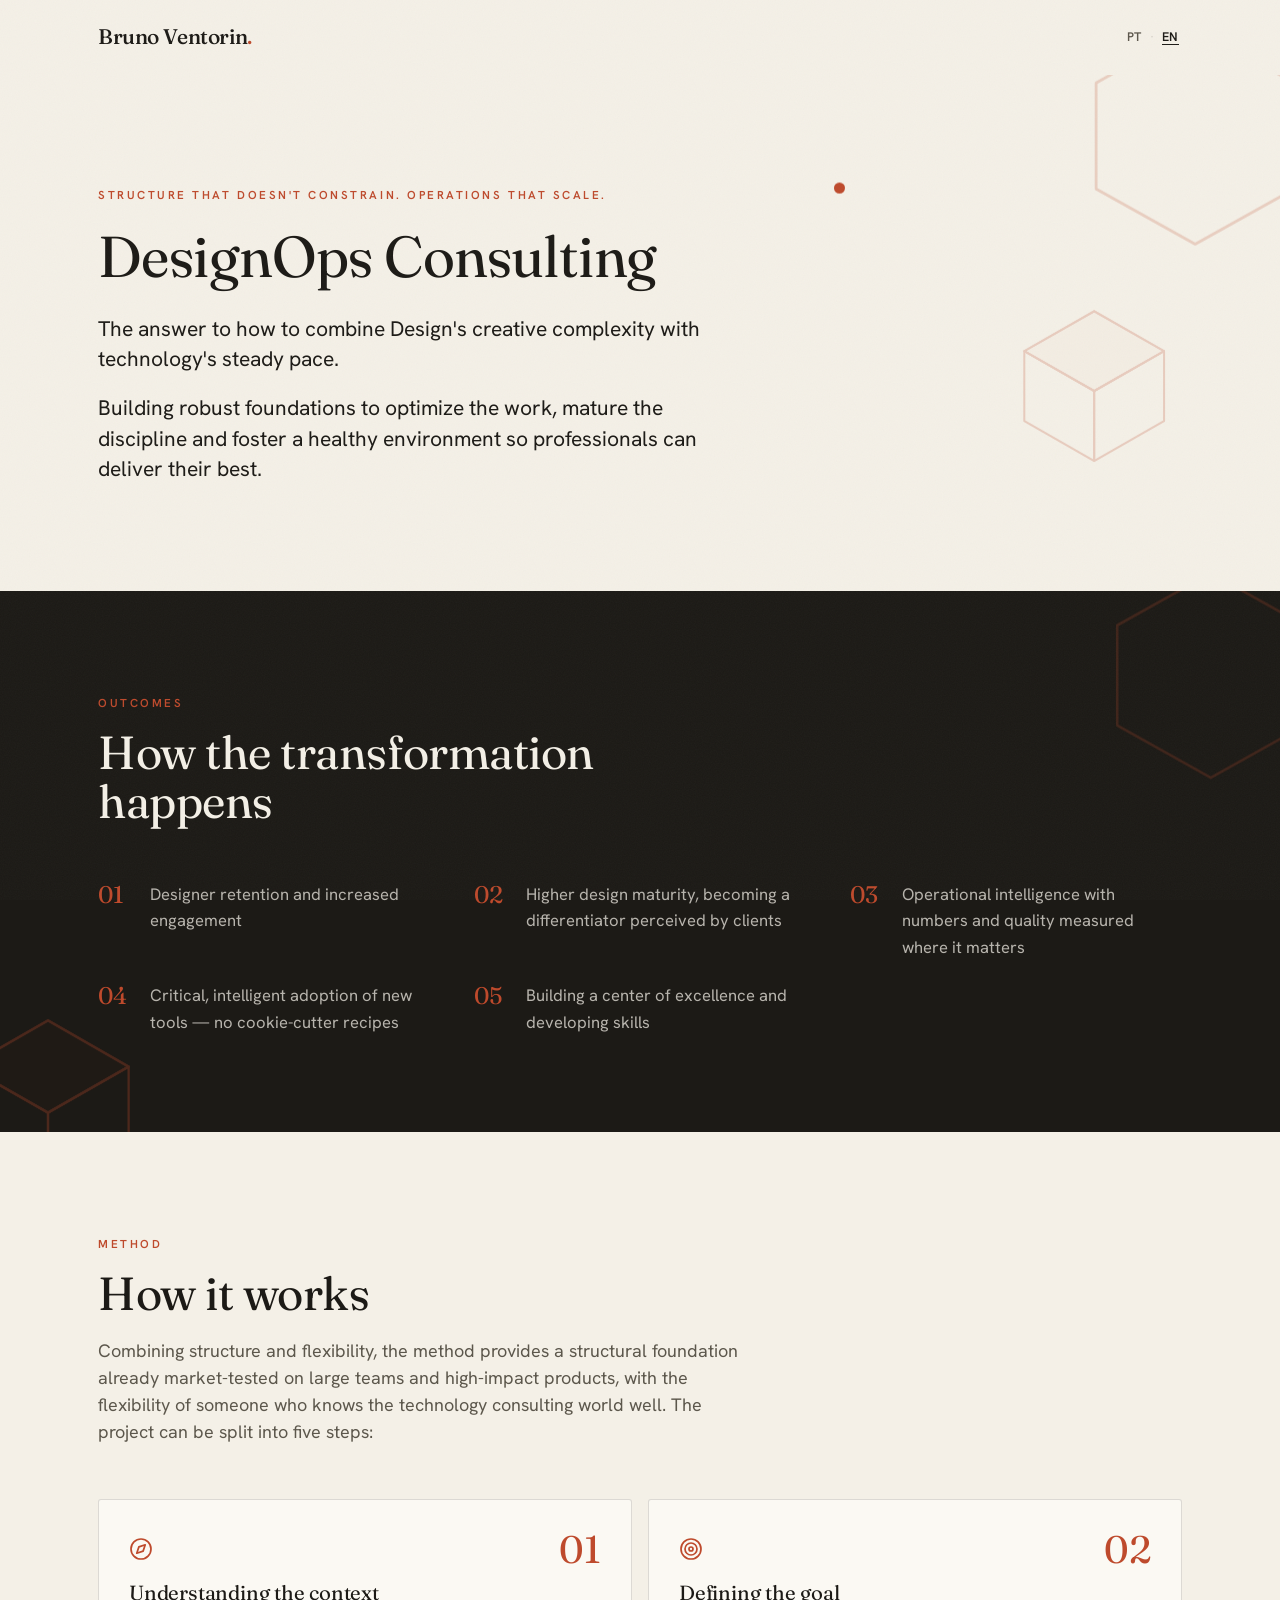
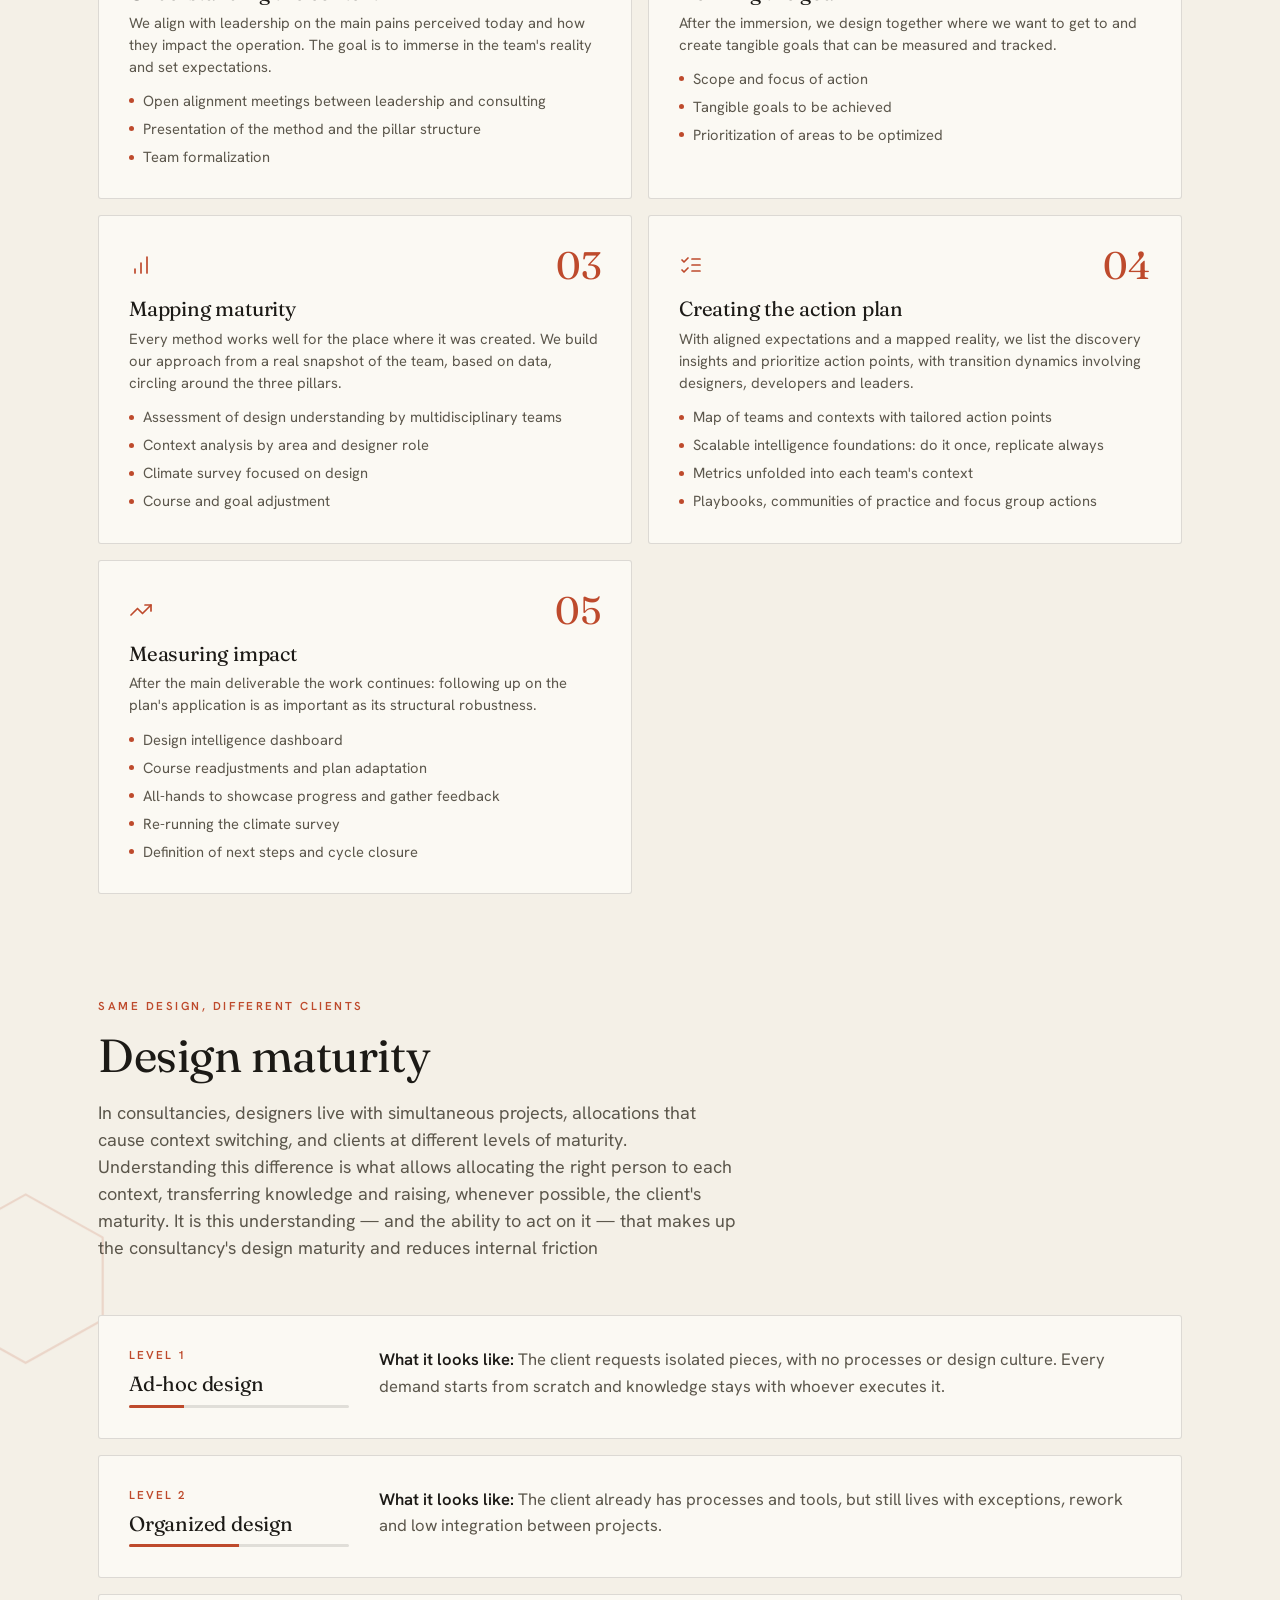
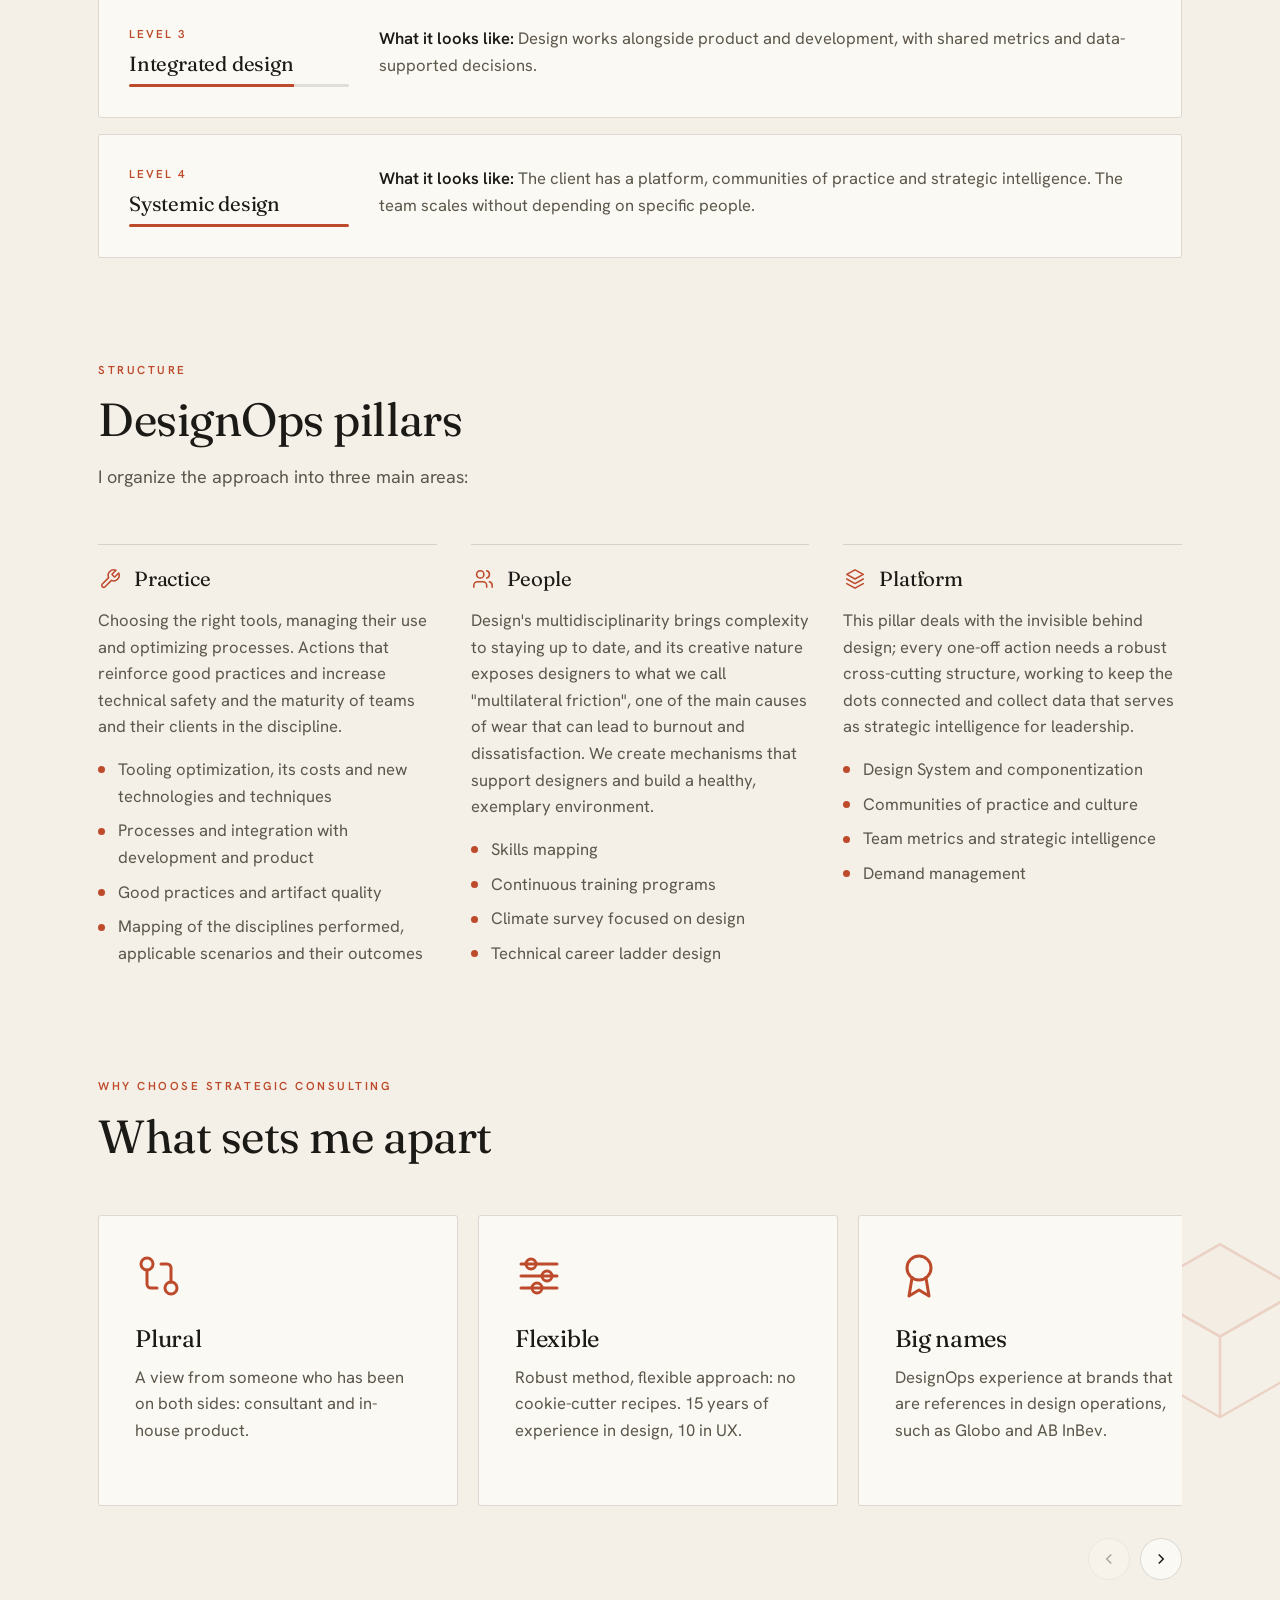
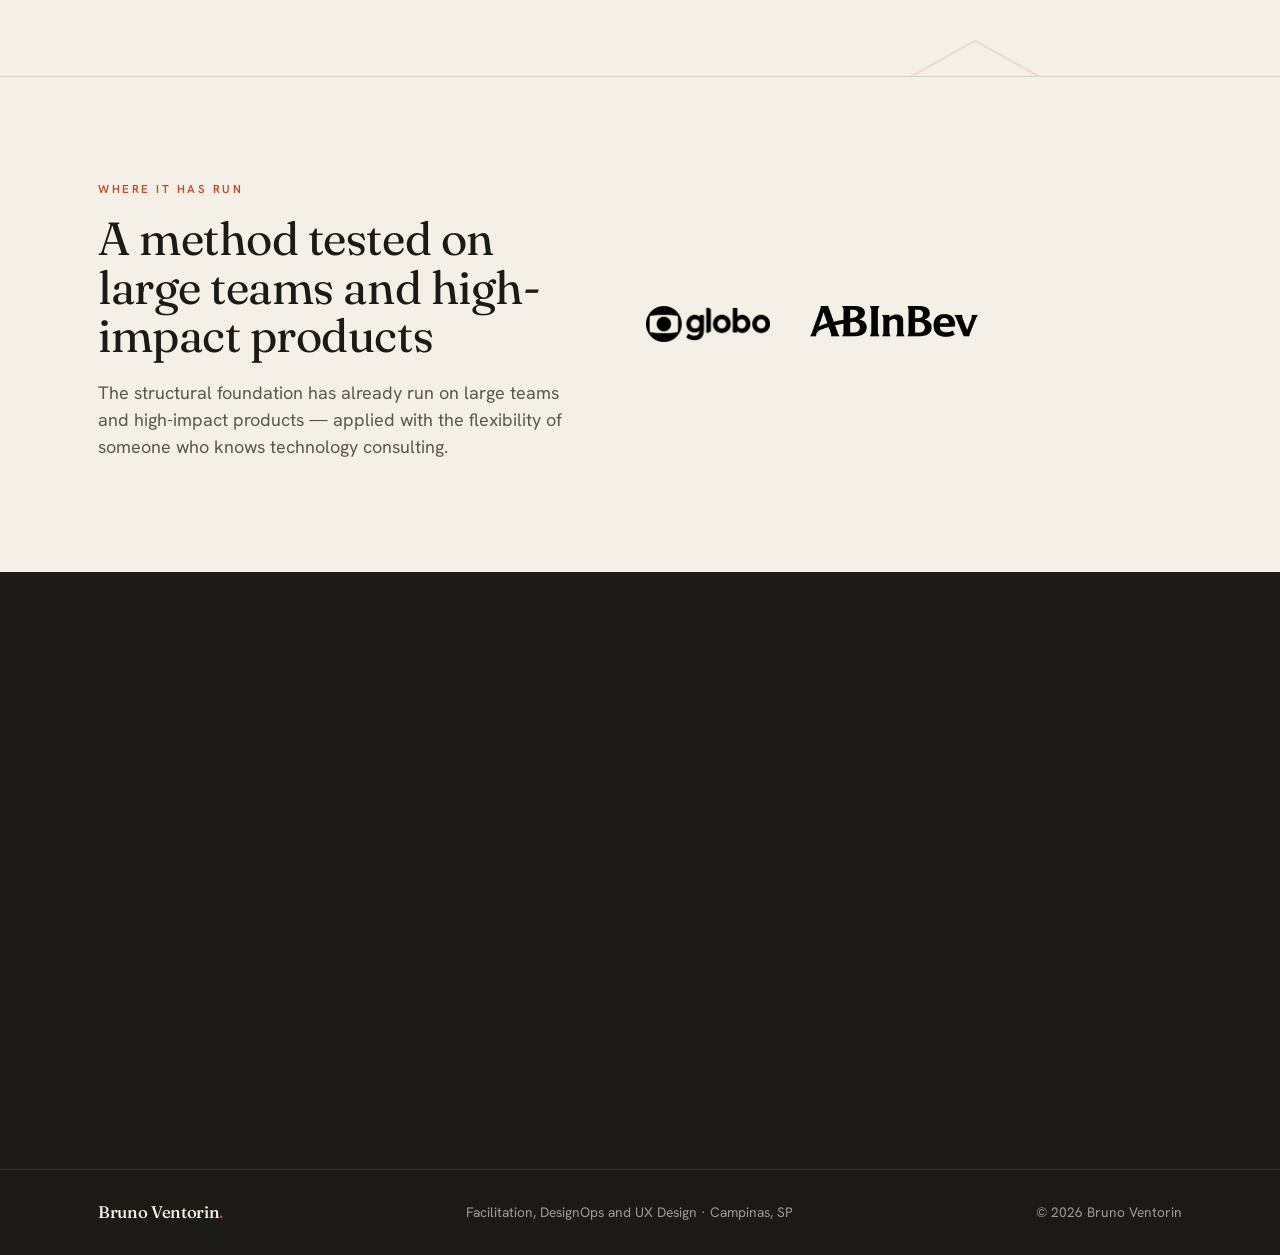
<file: designops/index.html>
<!DOCTYPE html>
<html lang="pt-BR">
<head>
  <meta charset="UTF-8" />
  <meta name="viewport" content="width=device-width, initial-scale=1.0" />
  <title>DesignOps &amp; ProductOps · Bruno Ventorin</title>
  <meta name="description" content="Consultoria em DesignOps e ProductOps: leitura da operação de design e produto como um todo, níveis de maturidade e estrutura para times de consultoria e inovação." />
  <meta name="robots" content="noindex, nofollow" />
  <link rel="canonical" href="https://brunoventorin.com.br/designops/" />
  <meta property="og:site_name" content="Bruno Ventorin" />
  <meta property="og:type" content="website" />
  <meta property="og:title" content="DesignOps &amp; ProductOps · Bruno Ventorin" />
  <meta property="og:description" content="Consultoria em DesignOps e ProductOps: leitura da operação de design e produto como um todo, níveis de maturidade e estrutura para times de consultoria e inovação." />
  <meta property="og:url" content="https://brunoventorin.com.br/designops/" />
  <meta property="og:image" content="https://brunoventorin.com.br/public/images/profile.jpg" />
  <meta property="og:locale" content="pt_BR" />
  <meta name="twitter:card" content="summary_large_image" />
  <meta name="twitter:title" content="DesignOps &amp; ProductOps · Bruno Ventorin" />
  <meta name="twitter:description" content="Consultoria em DesignOps e ProductOps: leitura da operação de design e produto como um todo, níveis de maturidade e estrutura para times de consultoria e inovação." />
  <meta name="twitter:image" content="https://brunoventorin.com.br/public/images/profile.jpg" />
  <link rel="icon" type="image/svg+xml" href="../public/images/favicon/favicon.svg">
  <link rel="icon" type="image/png" sizes="32x32" href="../public/images/favicon/favicon-32x32.png">
  <link rel="shortcut icon" href="../public/images/favicon/favicon.ico">
  <link rel="preconnect" href="https://fonts.googleapis.com" />
  <link rel="preconnect" href="https://fonts.gstatic.com" crossorigin />
  <link href="https://fonts.googleapis.com/css2?family=Fraunces:opsz,wght@9..144,300;9..144,400;9..144,500;9..144,600&family=Hanken+Grotesk:wght@400;500;600;700&display=swap" rel="stylesheet" />
  <link rel="stylesheet" href="../css/styles.css" />
  <!-- Google tag (gtag.js) -->
  <script async src="https://www.googletagmanager.com/gtag/js?id=G-Y0Q18JSD34"></script>
  <script>
    window.dataLayer = window.dataLayer || [];
    function gtag(){dataLayer.push(arguments);}
    gtag('js', new Date());
    gtag('config', 'G-Y0Q18JSD34');
  </script>
  <script type="application/ld+json">
  {
    "@context": "https://schema.org",
    "@type": "Service",
    "name": "Consultoria em DesignOps & ProductOps",
    "description": "Leitura da operação de design e produto como um todo, níveis de maturidade e estrutura de processos, papéis e ferramentas para times de consultoria e inovação.",
    "serviceType": "DesignOps",
    "url": "https://brunoventorin.com.br/designops/",
    "provider": { "@type": "Person", "name": "Bruno Ventorin", "url": "https://brunoventorin.com.br/" },
    "areaServed": { "@type": "Country", "name": "Brasil" }
  }
  </script>
</head>
<body>

  <header id="hdr">
    <div class="container hdr">
      <a href="/" class="wordmark">Bruno Ventorin<span>.</span></a>
      <div class="lang-switcher">
        <button data-lang="pt" onclick="setLang('pt')">PT</button>
        <span class="sep">·</span>
        <button data-lang="en" onclick="setLang('en')">EN</button>
      </div>
    </div>
  </header>

  <main id="top">

    <!-- BLOCO 1 — HERO DA PÁGINA -->
    <section class="block dop-hero">
      <div class="dop-deco" aria-hidden="true">
        <svg class="deco deco-hex deco-hex--hero" data-parallax="0.18" viewBox="0 0 100 100" fill="none" stroke="currentColor" stroke-width="1.5" aria-hidden="true" focusable="false"><polygon points="50,3 93,27 93,73 50,97 7,73 7,27"/></svg>
        <svg class="deco deco-cube deco-cube--hero" data-parallax="0.32" viewBox="0 0 100 100" fill="none" stroke="currentColor" stroke-width="1.5" aria-hidden="true" focusable="false"><polygon points="50,8 92,32 50,56 8,32" fill="currentColor" fill-opacity=".07"/><polygon points="50,8 92,32 50,56 8,32"/><polygon points="8,32 50,56 50,98 8,74"/><polygon points="92,32 50,56 50,98 92,74"/></svg>
        <span class="deco-dot deco-dot--hero" data-parallax="0.42"></span>
      </div>
      <div class="container">
        <div class="sec-head reveal">
          <span class="eyebrow" data-i18n="dop_hero_eyebrow">Estrutura que não engessa. Operação que escala.</span>
          <h1 data-i18n="dop_hero_h1">Consultoria em DesignOps</h1>
          <p data-i18n="dop_hero_p1">A resposta sobre como aliar a complexidade criativa do Design ao ritmo constante da tecnologia.</p>
          <p data-i18n="dop_hero_p2">Criar bases robustas para otimizar o trabalho, amadurecer a disciplina e fomentar um ambiente saudável para que os profissionais possam entregar o melhor.</p>
        </div>
      </div>
    </section>

    <!-- BLOCO 2 — BENEFÍCIOS (bloco em cores invertidas) -->
    <section class="block dop-benefits" id="dop-beneficios">
      <div class="dop-deco" aria-hidden="true">
        <svg class="deco deco-cube deco-cube--benefits" data-parallax="0.2" viewBox="0 0 100 100" fill="none" stroke="currentColor" stroke-width="1.5" aria-hidden="true" focusable="false"><polygon points="50,8 92,32 50,56 8,32" fill="currentColor" fill-opacity=".07"/><polygon points="50,8 92,32 50,56 8,32"/><polygon points="8,32 50,56 50,98 8,74"/><polygon points="92,32 50,56 50,98 92,74"/></svg>
        <svg class="deco deco-hex deco-hex--benefits" data-parallax="0.34" viewBox="0 0 100 100" fill="none" stroke="currentColor" stroke-width="1.5" aria-hidden="true" focusable="false"><polygon points="50,3 93,27 93,73 50,97 7,73 7,27"/></svg>
      </div>
      <div class="container">
        <div class="sec-head">
          <span class="eyebrow" data-i18n="dop_benefits_eyebrow">Resultados</span>
          <h2 data-i18n="dop_benefits_h2">Como a transformação acontece</h2>
        </div>
        <ol class="benefits">
          <li data-i18n="dop_benefit_1">Retenção e aumento de engajamento de designers</li>
          <li data-i18n="dop_benefit_2">Aumento da maturidade de design, sendo diferencial percebido pelos clientes</li>
          <li data-i18n="dop_benefit_3">Inteligência de operação com números e qualidade medidos onde importa</li>
          <li data-i18n="dop_benefit_4">Adesão a novas ferramentas de forma crítica, inteligente e sem receitas de bolo</li>
          <li data-i18n="dop_benefit_5">Construção de um centro de excelência e desenvolvimento de competências</li>
        </ol>
      </div>
    </section>

    <!-- BLOCO 3 — MÉTODO (formato, duração, entregáveis) -->
    <section class="block" id="dop-conducao">
      <div class="container">
        <div class="sec-head">
          <span class="eyebrow" data-i18n="dop_how_eyebrow">Método</span>
          <h2 data-i18n="dop_how_h2">Como funciona</h2>
          <p data-i18n="dop_how_p">Aliando estrutura com flexibilidade, o método aplicado fornece uma base estrutural já testada no mercado em equipes grandes e produtos de alto impacto, mas com a flexibilidade de quem conhece bem o mundo da consultoria de tecnologia. O projeto pode ser dividido em cinco passos:</p>
        </div>
        <div class="steps dop-steps">
          <div class="step">
            <div class="step-head">
              <span class="step-icon" aria-hidden="true"><svg width="24" height="24" viewBox="0 0 24 24" fill="none" stroke="currentColor" stroke-width="1.7" stroke-linecap="round" stroke-linejoin="round"><circle cx="12" cy="12" r="10"/><polygon points="16.24 7.76 14.12 14.12 7.76 16.24 9.88 9.88 16.24 7.76"/></svg></span>
              <span class="sn">01</span>
            </div>
            <h3 data-i18n="dop_s1_h3">Entendendo o contexto</h3>
            <p data-i18n="dop_s1_p">Alinhamos com a liderança as principais dores percebidas hoje e como elas impactam a operação. O objetivo é imergir na realidade do time e definir expectativas.</p>
            <ul>
              <li data-i18n="dop_s1_li1">Reuniões abertas de alinhamento entre liderança e consultoria</li>
              <li data-i18n="dop_s1_li2">Apresentação do método e da estrutura de pilares</li>
              <li data-i18n="dop_s1_li3">Formalização do time</li>
            </ul>
          </div>
          <div class="step">
            <div class="step-head">
              <span class="step-icon" aria-hidden="true"><svg width="24" height="24" viewBox="0 0 24 24" fill="none" stroke="currentColor" stroke-width="1.7" stroke-linecap="round" stroke-linejoin="round"><circle cx="12" cy="12" r="10"/><circle cx="12" cy="12" r="6"/><circle cx="12" cy="12" r="2"/></svg></span>
              <span class="sn">02</span>
            </div>
            <h3 data-i18n="dop_s2_h3">Definindo o objetivo</h3>
            <p data-i18n="dop_s2_p">Depois da imersão, desenhamos em conjunto onde queremos chegar e criamos objetivos tangíveis, que possam ser medidos e acompanhados.</p>
            <ul>
              <li data-i18n="dop_s2_li1">Escopo e recorte de atuação</li>
              <li data-i18n="dop_s2_li2">Objetivos tangíveis a serem alcançados</li>
              <li data-i18n="dop_s2_li3">Priorização das áreas a serem otimizadas</li>
            </ul>
          </div>
          <div class="step">
            <div class="step-head">
              <span class="step-icon" aria-hidden="true"><svg width="24" height="24" viewBox="0 0 24 24" fill="none" stroke="currentColor" stroke-width="1.7" stroke-linecap="round" stroke-linejoin="round"><line x1="6" x2="6" y1="20" y2="16"/><line x1="12" x2="12" y1="20" y2="10"/><line x1="18" x2="18" y1="20" y2="4"/></svg></span>
              <span class="sn">03</span>
            </div>
            <h3 data-i18n="dop_s3_h3">Mapeando a maturidade</h3>
            <p data-i18n="dop_s3_p">Cada método funciona bem para o lugar em que foi criado. Criamos a nossa abordagem a partir da fotografia real do time, baseada em dados, circulando ao redor dos três pilares.</p>
            <ul>
              <li data-i18n="dop_s3_li1">Assessment do entendimento de design pelos times multidisciplinares</li>
              <li data-i18n="dop_s3_li2">Análise de contexto por área e papel do designer</li>
              <li data-i18n="dop_s3_li3">Pesquisa de clima focada em design</li>
              <li data-i18n="dop_s3_li4">Ajuste de rota e objetivos</li>
            </ul>
          </div>
          <div class="step">
            <div class="step-head">
              <span class="step-icon" aria-hidden="true"><svg width="24" height="24" viewBox="0 0 24 24" fill="none" stroke="currentColor" stroke-width="1.7" stroke-linecap="round" stroke-linejoin="round"><path d="m3 7 2 2 4-4"/><path d="m3 17 2 2 4-4"/><path d="M13 6h8"/><path d="M13 12h8"/><path d="M13 18h8"/></svg></span>
              <span class="sn">04</span>
            </div>
            <h3 data-i18n="dop_s4_h3">Criando o plano de ação</h3>
            <p data-i18n="dop_s4_p">Com expectativas alinhadas e realidade mapeada, listamos os insights da descoberta e priorizamos pontos de ação, com dinâmicas de transição que envolvem designers, desenvolvedores e lideranças.</p>
            <ul>
              <li data-i18n="dop_s4_li1">Mapa de equipes e contextos com pontos de ação personalizados</li>
              <li data-i18n="dop_s4_li2">Bases de inteligência escaláveis: fazer uma vez, replicar sempre</li>
              <li data-i18n="dop_s4_li3">Métricas desdobradas no contexto de cada equipe</li>
              <li data-i18n="dop_s4_li4">Manuais, comunidades de prática e ações em grupos focais</li>
            </ul>
          </div>
          <div class="step">
            <div class="step-head">
              <span class="step-icon" aria-hidden="true"><svg width="24" height="24" viewBox="0 0 24 24" fill="none" stroke="currentColor" stroke-width="1.7" stroke-linecap="round" stroke-linejoin="round"><polyline points="22 7 13.5 15.5 8.5 10.5 2 17"/><polyline points="16 7 22 7 22 13"/></svg></span>
              <span class="sn">05</span>
            </div>
            <h3 data-i18n="dop_s5_h3">Medindo impacto</h3>
            <p data-i18n="dop_s5_p">Depois do entregável principal o trabalho continua: acompanhar a aplicação do plano é tão importante quanto sua robustez estrutural.</p>
            <ul>
              <li data-i18n="dop_s5_li1">Dashboard de inteligência de design</li>
              <li data-i18n="dop_s5_li2">Reajustes de rota e adaptação do plano</li>
              <li data-i18n="dop_s5_li3">All-hands para evidenciar evolução e captar feedbacks</li>
              <li data-i18n="dop_s5_li4">Reaplicação da pesquisa de clima</li>
              <li data-i18n="dop_s5_li5">Definição de próximos passos e encerramento do ciclo</li>
            </ul>
          </div>
        </div>
      </div>
    </section>

    <!-- BLOCO 4 — NÍVEIS DE MATURIDADE DE CLIENTES (a maturidade da consultoria) -->
    <section class="block" id="dop-maturidade">
      <div class="dop-deco" aria-hidden="true">
        <svg class="deco deco-hex deco-hex--maturidade" data-parallax="0.22" viewBox="0 0 100 100" fill="none" stroke="currentColor" stroke-width="1.5" aria-hidden="true" focusable="false"><polygon points="50,3 93,27 93,73 50,97 7,73 7,27"/></svg>
      </div>
      <div class="container">
        <div class="sec-head">
          <span class="eyebrow" data-i18n="dop_levels_eyebrow">Mesmo design em diferentes clientes</span>
          <h2 data-i18n="dop_levels_h2">A maturidade de design</h2>
          <p data-i18n="dop_levels_p">Em consultorias, o designer convive com projetos simultâneos, alocações que geram mudança de contexto e clientes em graus distintos de maturidade. Entender essa diferença é o que permite alocar a pessoa certa para cada contexto, transferir conhecimento e elevar, sempre que possível, a maturidade do cliente. É esse entendimento — e a capacidade de agir sobre ele — que compõe a maturidade de design da consultoria e reduz atrito interno</p>
        </div>
        <!-- Quantidade de níveis e textos vêm do conteúdo; ajustar --levels ao total de <li> -->
        <ol class="levels" style="--levels:4">
          <li class="level">
            <div class="level-head">
              <span class="level-tag" data-i18n="dop_l1_tag">Grau 1</span>
              <h3 data-i18n="dop_l1_h3">Design pontual</h3>
              <span class="level-scale" aria-hidden="true"><span></span></span>
            </div>
            <div class="level-body">
              <p><strong data-i18n="dop_l1_looks_label">Como se parece:</strong> <span data-i18n="dop_l1_looks">O cliente pede peças isoladas, sem processos ou cultura de design. Cada demanda começa do zero e o conhecimento fica com quem executa.</span></p>
            </div>
          </li>
          <li class="level">
            <div class="level-head">
              <span class="level-tag" data-i18n="dop_l2_tag">Grau 2</span>
              <h3 data-i18n="dop_l2_h3">Design organizado</h3>
              <span class="level-scale" aria-hidden="true"><span></span></span>
            </div>
            <div class="level-body">
              <p><strong data-i18n="dop_l2_looks_label">Como se parece:</strong> <span data-i18n="dop_l2_looks">O cliente já tem processos e ferramentas, mas ainda convive com exceções, retrabalho e baixa integração entre projetos.</span></p>
            </div>
          </li>
          <li class="level">
            <div class="level-head">
              <span class="level-tag" data-i18n="dop_l3_tag">Grau 3</span>
              <h3 data-i18n="dop_l3_h3">Design integrado</h3>
              <span class="level-scale" aria-hidden="true"><span></span></span>
            </div>
            <div class="level-body">
              <p><strong data-i18n="dop_l3_looks_label">Como se parece:</strong> <span data-i18n="dop_l3_looks">Design atua junto de produto e desenvolvimento, com métricas compartilhadas e decisões apoiadas em dados.</span></p>
            </div>
          </li>
          <li class="level">
            <div class="level-head">
              <span class="level-tag" data-i18n="dop_l4_tag">Grau 4</span>
              <h3 data-i18n="dop_l4_h3">Design sistêmico</h3>
              <span class="level-scale" aria-hidden="true"><span></span></span>
            </div>
            <div class="level-body">
              <p><strong data-i18n="dop_l4_looks_label">Como se parece:</strong> <span data-i18n="dop_l4_looks">O cliente tem plataforma, comunidades de prática e inteligência estratégica. O time escala sem depender de pessoas específicas.</span></p>
            </div>
          </li>
        </ol>
      </div>
    </section>

    <!-- BLOCO 5 — PILARES: três colunas com ícone, nome e tópicos -->
    <section class="block" id="dop-pilares">
      <div class="container">
        <div class="sec-head">
          <span class="eyebrow" data-i18n="dop_pillars_eyebrow">Estrutura</span>
          <h2 data-i18n="dop_pillars_h2">Pilares do DesignOps</h2>
          <p data-i18n="dop_pillars_p">Organizo a abordagem em três grandes áreas principais:</p>
        </div>

        <div class="pillars">
          <div class="pillars-grid">
            <article class="pillar">
              <div class="pillar-head">
                <span class="pillar-icon" aria-hidden="true">
                  <svg width="22" height="22" viewBox="0 0 24 24" fill="none" stroke="currentColor" stroke-width="1.7" stroke-linecap="round" stroke-linejoin="round"><path d="M14.7 6.3a1 1 0 0 0 0 1.4l1.6 1.6a1 1 0 0 0 1.4 0l3.77-3.77a6 6 0 0 1-7.94 7.94l-6.91 6.91a2.12 2.12 0 0 1-3-3l6.91-6.91a6 6 0 0 1 7.94-7.94l-3.76 3.76z"/></svg>
                </span>
                <h3 data-i18n="dop_pillar_pratica_h3">Prática</h3>
              </div>
              <p data-i18n="dop_pillar_pratica_p">Escolher as ferramentas corretas, gerir seu uso e otimizar os processos. Ações que reforçam boas práticas e aumentam a segurança técnica e a maturidade das equipes e de seus clientes na disciplina.</p>
              <ul>
                <li data-i18n="dop_pillar_pratica_li1">Otimização de ferramental, seus custos e novas tecnologias e técnicas</li>
                <li data-i18n="dop_pillar_pratica_li2">Processos e integração com desenvolvimento e produto</li>
                <li data-i18n="dop_pillar_pratica_li3">Boas práticas e qualidade dos artefatos</li>
                <li data-i18n="dop_pillar_pratica_li4">Mapeamento das disciplinas executadas, cenários aplicáveis e seus desdobramentos</li>
              </ul>
            </article>

            <article class="pillar">
              <div class="pillar-head">
                <span class="pillar-icon" aria-hidden="true">
                  <svg width="22" height="22" viewBox="0 0 24 24" fill="none" stroke="currentColor" stroke-width="1.7" stroke-linecap="round" stroke-linejoin="round"><path d="M16 21v-2a4 4 0 0 0-4-4H6a4 4 0 0 0-4 4v2"/><circle cx="9" cy="7" r="4"/><path d="M22 21v-2a4 4 0 0 0-3-3.87"/><path d="M16 3.13a4 4 0 0 1 0 7.75"/></svg>
                </span>
                <h3 data-i18n="dop_pillar_pessoas_h3">Pessoas</h3>
              </div>
              <p data-i18n="dop_pillar_pessoas_p">A multidisciplinaridade do design traz complexidade em se manter atualizado, e sua natureza criativa expõe a pessoa designer ao que chamamos de “atrito multilateral”, uma das principais causas de desgaste que pode levar ao burnout e à insatisfação. Criamos mecanismos que sustentam o designer e criam um ambiente saudável e exemplar.</p>
              <ul>
                <li data-i18n="dop_pillar_pessoas_li1">Mapeamento de competências</li>
                <li data-i18n="dop_pillar_pessoas_li2">Programas de capacitação contínua</li>
                <li data-i18n="dop_pillar_pessoas_li3">Pesquisa de clima com foco em design</li>
                <li data-i18n="dop_pillar_pessoas_li4">Desenho de ladder de carreira (técnico)</li>
              </ul>
            </article>

            <article class="pillar">
              <div class="pillar-head">
                <span class="pillar-icon" aria-hidden="true">
                  <svg width="22" height="22" viewBox="0 0 24 24" fill="none" stroke="currentColor" stroke-width="1.7" stroke-linecap="round" stroke-linejoin="round"><path d="m12 2 9 5-9 5-9-5 9-5Z"/><path d="m3 12 9 5 9-5"/><path d="m3 17 9 5 9-5"/></svg>
                </span>
                <h3 data-i18n="dop_pillar_plataforma_h3">Plataforma</h3>
              </div>
              <p data-i18n="dop_pillar_plataforma_p">Este pilar trata do invisível por trás do design; toda ação pontual necessita de uma estrutura transversal robusta, atuando para manter os pontos conectados e coletar dados que servem de inteligência estratégica para a liderança.</p>
              <ul>
                <li data-i18n="dop_pillar_plataforma_li1">Design System e componentização</li>
                <li data-i18n="dop_pillar_plataforma_li2">Comunidades de prática e cultura</li>
                <li data-i18n="dop_pillar_plataforma_li3">Métricas de equipe e inteligência estratégica</li>
                <li data-i18n="dop_pillar_plataforma_li4">Gerenciamento de demanda</li>
              </ul>
            </article>
          </div>
        </div>
      </div>
    </section>

    <!-- BLOCO 6 — DIFERENCIAIS (carrossel de cards) -->
    <section class="block" id="dop-diferenciais">
      <div class="dop-deco" aria-hidden="true">
        <svg class="deco deco-cube deco-cube--diff" data-parallax="0.24" viewBox="0 0 100 100" fill="none" stroke="currentColor" stroke-width="1.5" aria-hidden="true" focusable="false"><polygon points="50,8 92,32 50,56 8,32" fill="currentColor" fill-opacity=".07"/><polygon points="50,8 92,32 50,56 8,32"/><polygon points="8,32 50,56 50,98 8,74"/><polygon points="92,32 50,56 50,98 92,74"/></svg>
        <svg class="deco deco-hex deco-hex--diff" data-parallax="0.14" viewBox="0 0 100 100" fill="none" stroke="currentColor" stroke-width="1.5" aria-hidden="true" focusable="false"><polygon points="50,3 93,27 93,73 50,97 7,73 7,27"/></svg>
      </div>
      <div class="container">
        <div class="sec-head">
          <span class="eyebrow" data-i18n="dop_diff_eyebrow">Por que optar pela consultoria estratégica</span>
          <h2 data-i18n="dop_diff_h2">Meus diferenciais</h2>
        </div>
        <div class="diff-wrap">
          <div class="diff-track" id="diffTrack" tabindex="0" aria-label="Diferenciais">
            <article class="diff-card">
              <span class="diff-icon" aria-hidden="true"><svg width="48" height="48" viewBox="0 0 24 24" fill="none" stroke="currentColor" stroke-width="1.5" stroke-linecap="round" stroke-linejoin="round"><circle cx="18" cy="18" r="3"/><circle cx="6" cy="6" r="3"/><path d="M13 6h3a2 2 0 0 1 2 2v7"/><path d="M11 18H8a2 2 0 0 1-2-2V9"/></svg></span>
              <h3 data-i18n="dop_diff1_h3">Plural</h3>
              <p data-i18n="dop_diff1_p">Visão de quem esteve dos dois lados: consultor e produto interno.</p>
            </article>
            <article class="diff-card">
              <span class="diff-icon" aria-hidden="true"><svg width="48" height="48" viewBox="0 0 24 24" fill="none" stroke="currentColor" stroke-width="1.5" stroke-linecap="round" stroke-linejoin="round"><line x1="3" y1="6" x2="21" y2="6"/><circle cx="8" cy="6" r="2.5"/><line x1="3" y1="12" x2="21" y2="12"/><circle cx="16" cy="12" r="2.5"/><line x1="3" y1="18" x2="21" y2="18"/><circle cx="11" cy="18" r="2.5"/></svg></span>
              <h3 data-i18n="dop_diff2_h3">Flexível</h3>
              <p data-i18n="dop_diff2_p">Método robusto, abordagem flexível: Sem receitas de bolo. São 15 anos de experiência em design, 10 em UX.</p>
            </article>
            <article class="diff-card">
              <span class="diff-icon" aria-hidden="true"><svg width="48" height="48" viewBox="0 0 24 24" fill="none" stroke="currentColor" stroke-width="1.5" stroke-linecap="round" stroke-linejoin="round"><circle cx="12" cy="8" r="6"/><path d="M15.477 12.89 17 22l-5-3-5 3 1.523-9.11"/></svg></span>
              <h3 data-i18n="dop_diff3_h3">Grandes nomes</h3>
              <p data-i18n="dop_diff3_p">Vivência de DesignOps em marcas referência em operação de design, como Globo e AB InBev.</p>
            </article>
            <article class="diff-card">
              <span class="diff-icon" aria-hidden="true"><svg width="48" height="48" viewBox="0 0 24 24" fill="none" stroke="currentColor" stroke-width="1.5" stroke-linecap="round" stroke-linejoin="round"><line x1="3" x2="21" y1="22" y2="22"/><line x1="6" x2="6" y1="18" y2="11"/><line x1="10" x2="10" y1="18" y2="11"/><line x1="14" x2="14" y1="18" y2="11"/><line x1="18" x2="18" y1="18" y2="11"/><polygon points="12 2 20 7 4 7"/></svg></span>
              <h3 data-i18n="dop_diff4_h3">Foco em Institutos e Consultorias</h3>
              <p data-i18n="dop_diff4_p">O design opera diferente em empresas consultoras. Esta visão não está na literatura, mas em anos de prática.</p>
            </article>
          </div>
          <div class="diff-nav">
            <button class="diff-arrow" type="button" data-dir="-1" aria-label="Diferencial anterior" aria-controls="diffTrack">
              <svg width="18" height="18" viewBox="0 0 24 24" fill="none" stroke="currentColor" stroke-width="2"><path d="m15 18-6-6 6-6"/></svg>
            </button>
            <button class="diff-arrow" type="button" data-dir="1" aria-label="Próximo diferencial" aria-controls="diffTrack">
              <svg width="18" height="18" viewBox="0 0 24 24" fill="none" stroke="currentColor" stroke-width="2"><path d="m9 18 6-6-6-6"/></svg>
            </button>
          </div>
        </div>
      </div>
    </section>

    <!-- BLOCO 7 — PROVA (logos de clientes já usados na home) -->
    <section class="block" id="dop-prova">
      <div class="container exp-wrap">
        <div class="exp-copy">
          <span class="eyebrow" data-i18n="dop_proof_eyebrow">Onde já rodou</span>
          <h2 data-i18n="dop_proof_h2">Método testado em equipes grandes e produtos de alto impacto</h2>
          <p data-i18n="dop_proof_p">A base estrutural já rodou em times grandes e produtos de alto impacto — aplicada com a flexibilidade de quem conhece a consultoria de tecnologia.</p>
        </div>
        <div class="logos" data-i18n-aria="dop_proof_logos_aria" aria-label="Empresas em cujos projetos atuei">
          <span><img src="../public/images/clientes/normalized_logo_globo_corporativa_principal_preto.png" alt="Globo"></span>
          <span><img src="../public/images/clientes/normalized_ab-inbev.png" alt="AB InBev"></span>
        </div>
      </div>
    </section>

    <!-- BLOCO 8 — CTA FINAL (reaproveitado da home) -->
    <section class="block contact" id="dop-contato">
      <div class="container">
        <div class="contact-grid">
          <div>
            <span class="eyebrow" data-i18n="cnt_eyebrow">Vamos conversar</span>
            <h2 data-i18n="cnt_h2">Quer destravar soluções e estratégias?</h2>
            <p class="cd" data-i18n="cnt_p">Que tal um papo? Sem compromisso, com total transparência. Vamos falar sobre como transformar seu time de design?</p>
            <div class="clist">
              <a href="mailto:contato@brunoventorin.com.br">
                <span class="ico"><svg width="18" height="18" viewBox="0 0 24 24" fill="none" stroke="currentColor" stroke-width="2"><rect width="20" height="16" x="2" y="4" rx="2"/><path d="m22 7-8.97 5.7a1.94 1.94 0 0 1-2.06 0L2 7"/></svg></span>
                contato@brunoventorin.com.br
              </a>
              <a href="https://wa.me/5519989694295" target="_blank" rel="noopener">
                <span class="ico"><svg width="18" height="18" viewBox="0 0 24 24" fill="none" stroke="currentColor" stroke-width="2"><path d="M22 16.92v3a2 2 0 0 1-2.18 2 19.79 19.79 0 0 1-8.63-3.07 19.5 19.5 0 0 1-6-6 19.79 19.79 0 0 1-3.07-8.67A2 2 0 0 1 4.11 2h3a2 2 0 0 1 2 1.72c.13.96.36 1.9.7 2.81a2 2 0 0 1-.45 2.11L8.09 9.91a16 16 0 0 0 6 6l1.27-1.27a2 2 0 0 1 2.11-.45c.91.34 1.85.57 2.81.7A2 2 0 0 1 22 16.92z"/></svg></span>
                WhatsApp · (19) 98969-4295
              </a>
              <a href="https://linkedin.com/in/bruno-ventorin" target="_blank" rel="noopener">
                <span class="ico"><svg width="18" height="18" viewBox="0 0 24 24" fill="currentColor"><path d="M19 3a2 2 0 0 1 2 2v14a2 2 0 0 1-2 2H5a2 2 0 0 1-2-2V5a2 2 0 0 1 2-2h14m-.5 15.5v-5.3a3.26 3.26 0 0 0-3.26-3.26c-.85 0-1.84.52-2.32 1.3v-1.11h-2.79v8.37h2.79v-4.93c0-.77.62-1.4 1.39-1.4a1.4 1.4 0 0 1 1.4 1.4v4.93h2.79M6.88 8.56a1.68 1.68 0 0 0 1.68-1.68c0-.93-.75-1.69-1.68-1.69a1.69 1.69 0 0 0-1.69 1.69c0 .92.76 1.68 1.69 1.68m1.39 9.94v-8.37H5.5v8.37h2.77z"/></svg></span>
                LinkedIn
              </a>
            </div>
          </div>
          <div class="contact-cta">
            <div class="contact-photo">
              <img src="../public/images/profile.jpg" alt="Bruno Ventorin">
            </div>
            <a href="https://wa.me/5519989694295" target="_blank" rel="noopener" class="btn btn-primary"><span data-i18n="cnt_cta">Mandar uma mensagem</span> <span class="arrow">→</span></a>
          </div>
        </div>
      </div>
    </section>
  </main>

  <footer>
    <div class="container foot">
      <span class="wordmark">Bruno Ventorin<span>.</span></span>
      <span data-i18n="foot_tagline">Facilitação, DesignOps e UX Design · Campinas, SP</span>
      <span>© 2026 Bruno Ventorin</span>
    </div>
  </footer>

  <script>
    const T = {
      pt: {
        dop_hero_eyebrow: 'Estrutura que não engessa. Operação que escala.',
        dop_hero_h1: 'Consultoria em DesignOps',
        dop_hero_p1: 'A resposta sobre como aliar a complexidade criativa do Design ao ritmo constante da tecnologia.',
        dop_hero_p2: 'Criar bases robustas para otimizar o trabalho, amadurecer a disciplina e fomentar um ambiente saudável para que os profissionais possam entregar o melhor.',

        dop_benefits_eyebrow: 'Resultados',
        dop_benefits_h2: 'Como a transformação acontece',
        dop_benefit_1: 'Retenção e aumento de engajamento de designers',
        dop_benefit_2: 'Aumento da maturidade de design, sendo diferencial percebido pelos clientes',
        dop_benefit_3: 'Inteligência de operação com números e qualidade medidos onde importa',
        dop_benefit_4: 'Adesão a novas ferramentas de forma crítica, inteligente e sem receitas de bolo',
        dop_benefit_5: 'Construção de um centro de excelência e desenvolvimento de competências',

        dop_how_eyebrow: 'Método',
        dop_how_h2: 'Como funciona',
        dop_how_p: 'Aliando estrutura com flexibilidade, o método aplicado fornece uma base estrutural já testada no mercado em equipes grandes e produtos de alto impacto, mas com a flexibilidade de quem conhece bem o mundo da consultoria de tecnologia. O projeto pode ser dividido em cinco passos:',
        dop_s1_h3: 'Entendendo o contexto',
        dop_s1_p: 'Alinhamos com a liderança as principais dores percebidas hoje e como elas impactam a operação. O objetivo é imergir na realidade do time e definir expectativas.',
        dop_s1_li1: 'Reuniões abertas de alinhamento entre liderança e consultoria',
        dop_s1_li2: 'Apresentação do método e da estrutura de pilares',
        dop_s1_li3: 'Formalização do time',
        dop_s2_h3: 'Definindo o objetivo',
        dop_s2_p: 'Depois da imersão, desenhamos em conjunto onde queremos chegar e criamos objetivos tangíveis, que possam ser medidos e acompanhados.',
        dop_s2_li1: 'Escopo e recorte de atuação',
        dop_s2_li2: 'Objetivos tangíveis a serem alcançados',
        dop_s2_li3: 'Priorização das áreas a serem otimizadas',
        dop_s3_h3: 'Mapeando a maturidade',
        dop_s3_p: 'Cada método funciona bem para o lugar em que foi criado. Criamos a nossa abordagem a partir da fotografia real do time, baseada em dados, circulando ao redor dos três pilares.',
        dop_s3_li1: 'Assessment do entendimento de design pelos times multidisciplinares',
        dop_s3_li2: 'Análise de contexto por área e papel do designer',
        dop_s3_li3: 'Pesquisa de clima focada em design',
        dop_s3_li4: 'Ajuste de rota e objetivos',
        dop_s4_h3: 'Criando o plano de ação',
        dop_s4_p: 'Com expectativas alinhadas e realidade mapeada, listamos os insights da descoberta e priorizamos pontos de ação, com dinâmicas de transição que envolvem designers, desenvolvedores e lideranças.',
        dop_s4_li1: 'Mapa de equipes e contextos com pontos de ação personalizados',
        dop_s4_li2: 'Bases de inteligência escaláveis: fazer uma vez, replicar sempre',
        dop_s4_li3: 'Métricas desdobradas no contexto de cada equipe',
        dop_s4_li4: 'Manuais, comunidades de prática e ações em grupos focais',
        dop_s5_h3: 'Medindo impacto',
        dop_s5_p: 'Depois do entregável principal o trabalho continua: acompanhar a aplicação do plano é tão importante quanto sua robustez estrutural.',
        dop_s5_li1: 'Dashboard de inteligência de design',
        dop_s5_li2: 'Reajustes de rota e adaptação do plano',
        dop_s5_li3: 'All-hands para evidenciar evolução e captar feedbacks',
        dop_s5_li4: 'Reaplicação da pesquisa de clima',
        dop_s5_li5: 'Definição de próximos passos e encerramento do ciclo',

        dop_levels_eyebrow: 'Mesmo design em diferentes clientes',
        dop_levels_h2: 'A maturidade de design',
        dop_levels_p: 'Em consultorias, o designer convive com projetos simultâneos, alocações que geram mudança de contexto e clientes em graus distintos de maturidade. Entender essa diferença é o que permite alocar a pessoa certa para cada contexto, transferir conhecimento e elevar, sempre que possível, a maturidade do cliente. É esse entendimento — e a capacidade de agir sobre ele — que compõe a maturidade de design da consultoria e reduz atrito interno',
        dop_l1_tag: 'Grau 1',
        dop_l1_h3: 'Design pontual',
        dop_l1_looks_label: 'Como se parece:',
        dop_l1_looks: 'O cliente pede peças isoladas, sem processos ou cultura de design. Cada demanda começa do zero e o conhecimento fica com quem executa.',
        dop_l2_tag: 'Grau 2',
        dop_l2_h3: 'Design organizado',
        dop_l2_looks_label: 'Como se parece:',
        dop_l2_looks: 'O cliente já tem processos e ferramentas, mas ainda convive com exceções, retrabalho e baixa integração entre projetos.',
        dop_l3_tag: 'Grau 3',
        dop_l3_h3: 'Design integrado',
        dop_l3_looks_label: 'Como se parece:',
        dop_l3_looks: 'Design atua junto de produto e desenvolvimento, com métricas compartilhadas e decisões apoiadas em dados.',
        dop_l4_tag: 'Grau 4',
        dop_l4_h3: 'Design sistêmico',
        dop_l4_looks_label: 'Como se parece:',
        dop_l4_looks: 'O cliente tem plataforma, comunidades de prática e inteligência estratégica. O time escala sem depender de pessoas específicas.',

        dop_pillars_eyebrow: 'Estrutura',
        dop_pillars_h2: 'Pilares do DesignOps',
        dop_pillars_p: 'Organizo a abordagem em três grandes áreas principais:',

        dop_pillar_pratica_h3: 'Prática',
        dop_pillar_pratica_p: 'Escolher as ferramentas corretas, gerir seu uso e otimizar os processos. Ações que reforçam boas práticas e aumentam a segurança técnica e a maturidade das equipes e de seus clientes na disciplina.',
        dop_pillar_pratica_li1: 'Otimização de ferramental, seus custos e novas tecnologias e técnicas',
        dop_pillar_pratica_li2: 'Processos e integração com desenvolvimento e produto',
        dop_pillar_pratica_li3: 'Boas práticas e qualidade dos artefatos',
        dop_pillar_pratica_li4: 'Mapeamento das disciplinas executadas, cenários aplicáveis e seus desdobramentos',
        dop_pillar_pessoas_h3: 'Pessoas',
        dop_pillar_pessoas_p: 'A multidisciplinaridade do design traz complexidade em se manter atualizado, e sua natureza criativa expõe a pessoa designer ao que chamamos de “atrito multilateral”, uma das principais causas de desgaste que pode levar ao burnout e à insatisfação. Criamos mecanismos que sustentam o designer e criam um ambiente saudável e exemplar.',
        dop_pillar_pessoas_li1: 'Mapeamento de competências',
        dop_pillar_pessoas_li2: 'Programas de capacitação contínua',
        dop_pillar_pessoas_li3: 'Pesquisa de clima com foco em design',
        dop_pillar_pessoas_li4: 'Desenho de ladder de carreira (técnico)',
        dop_pillar_plataforma_h3: 'Plataforma',
        dop_pillar_plataforma_p: 'Este pilar trata do invisível por trás do design; toda ação pontual necessita de uma estrutura transversal robusta, atuando para manter os pontos conectados e coletar dados que servem de inteligência estratégica para a liderança.',
        dop_pillar_plataforma_li1: 'Design System e componentização',
        dop_pillar_plataforma_li2: 'Comunidades de prática e cultura',
        dop_pillar_plataforma_li3: 'Métricas de equipe e inteligência estratégica',
        dop_pillar_plataforma_li4: 'Gerenciamento de demanda',

        dop_diff_eyebrow: 'Por que optar pela consultoria estratégica',
        dop_diff_h2: 'Meus diferenciais',
        dop_diff1_h3: 'Plural',
        dop_diff1_p: 'Visão de quem esteve dos dois lados: consultor e produto interno.',
        dop_diff2_h3: 'Flexível',
        dop_diff2_p: 'Método robusto, abordagem flexível: Sem receitas de bolo. São 15 anos de experiência em design, 10 em UX.',
        dop_diff3_h3: 'Grandes nomes',
        dop_diff3_p: 'Vivência de DesignOps em marcas referência em operação de design, como Globo e AB InBev.',
        dop_diff4_h3: 'Foco em Institutos e Consultorias',
        dop_diff4_p: 'O design opera diferente em empresas consultoras. Esta visão não está na literatura, mas em anos de prática.',

        dop_proof_eyebrow: 'Onde já rodou',
        dop_proof_h2: 'Método testado em equipes grandes e produtos de alto impacto',
        dop_proof_p: 'A base estrutural já rodou em times grandes e produtos de alto impacto — aplicada com a flexibilidade de quem conhece a consultoria de tecnologia.',
        dop_proof_logos_aria: 'Empresas em cujos projetos atuei',

        cnt_eyebrow: 'Vamos conversar',
        cnt_h2: 'Quer destravar soluções e estratégias?',
        cnt_p: 'Que tal um papo? Sem compromisso, com total transparência. Vamos falar sobre como transformar seu time de design?',
        cnt_cta: 'Mandar uma mensagem',

        foot_tagline: 'Facilitação, DesignOps e UX Design · Campinas, SP',
      },
      en: {
        dop_hero_eyebrow: 'Structure that doesn\'t constrain. Operations that scale.',
        dop_hero_h1: 'DesignOps Consulting',
        dop_hero_p1: 'The answer to how to combine Design\'s creative complexity with technology\'s steady pace.',
        dop_hero_p2: 'Building robust foundations to optimize the work, mature the discipline and foster a healthy environment so professionals can deliver their best.',

        dop_benefits_eyebrow: 'Outcomes',
        dop_benefits_h2: 'How the transformation happens',
        dop_benefit_1: 'Designer retention and increased engagement',
        dop_benefit_2: 'Higher design maturity, becoming a differentiator perceived by clients',
        dop_benefit_3: 'Operational intelligence with numbers and quality measured where it matters',
        dop_benefit_4: 'Critical, intelligent adoption of new tools — no cookie-cutter recipes',
        dop_benefit_5: 'Building a center of excellence and developing skills',

        dop_how_eyebrow: 'Method',
        dop_how_h2: 'How it works',
        dop_how_p: 'Combining structure and flexibility, the method provides a structural foundation already market-tested on large teams and high-impact products, with the flexibility of someone who knows the technology consulting world well. The project can be split into five steps:',
        dop_s1_h3: 'Understanding the context',
        dop_s1_p: 'We align with leadership on the main pains perceived today and how they impact the operation. The goal is to immerse in the team\'s reality and set expectations.',
        dop_s1_li1: 'Open alignment meetings between leadership and consulting',
        dop_s1_li2: 'Presentation of the method and the pillar structure',
        dop_s1_li3: 'Team formalization',
        dop_s2_h3: 'Defining the goal',
        dop_s2_p: 'After the immersion, we design together where we want to get to and create tangible goals that can be measured and tracked.',
        dop_s2_li1: 'Scope and focus of action',
        dop_s2_li2: 'Tangible goals to be achieved',
        dop_s2_li3: 'Prioritization of areas to be optimized',
        dop_s3_h3: 'Mapping maturity',
        dop_s3_p: 'Every method works well for the place where it was created. We build our approach from a real snapshot of the team, based on data, circling around the three pillars.',
        dop_s3_li1: 'Assessment of design understanding by multidisciplinary teams',
        dop_s3_li2: 'Context analysis by area and designer role',
        dop_s3_li3: 'Climate survey focused on design',
        dop_s3_li4: 'Course and goal adjustment',
        dop_s4_h3: 'Creating the action plan',
        dop_s4_p: 'With aligned expectations and a mapped reality, we list the discovery insights and prioritize action points, with transition dynamics involving designers, developers and leaders.',
        dop_s4_li1: 'Map of teams and contexts with tailored action points',
        dop_s4_li2: 'Scalable intelligence foundations: do it once, replicate always',
        dop_s4_li3: 'Metrics unfolded into each team\'s context',
        dop_s4_li4: 'Playbooks, communities of practice and focus group actions',
        dop_s5_h3: 'Measuring impact',
        dop_s5_p: 'After the main deliverable the work continues: following up on the plan\'s application is as important as its structural robustness.',
        dop_s5_li1: 'Design intelligence dashboard',
        dop_s5_li2: 'Course readjustments and plan adaptation',
        dop_s5_li3: 'All-hands to showcase progress and gather feedback',
        dop_s5_li4: 'Re-running the climate survey',
        dop_s5_li5: 'Definition of next steps and cycle closure',

        dop_levels_eyebrow: 'Same design, different clients',
        dop_levels_h2: 'Design maturity',
        dop_levels_p: 'In consultancies, designers live with simultaneous projects, allocations that cause context switching, and clients at different levels of maturity. Understanding this difference is what allows allocating the right person to each context, transferring knowledge and raising, whenever possible, the client\'s maturity. It is this understanding — and the ability to act on it — that makes up the consultancy\'s design maturity and reduces internal friction',
        dop_l1_tag: 'Level 1',
        dop_l1_h3: 'Ad-hoc design',
        dop_l1_looks_label: 'What it looks like:',
        dop_l1_looks: 'The client requests isolated pieces, with no processes or design culture. Every demand starts from scratch and knowledge stays with whoever executes it.',
        dop_l2_tag: 'Level 2',
        dop_l2_h3: 'Organized design',
        dop_l2_looks_label: 'What it looks like:',
        dop_l2_looks: 'The client already has processes and tools, but still lives with exceptions, rework and low integration between projects.',
        dop_l3_tag: 'Level 3',
        dop_l3_h3: 'Integrated design',
        dop_l3_looks_label: 'What it looks like:',
        dop_l3_looks: 'Design works alongside product and development, with shared metrics and data-supported decisions.',
        dop_l4_tag: 'Level 4',
        dop_l4_h3: 'Systemic design',
        dop_l4_looks_label: 'What it looks like:',
        dop_l4_looks: 'The client has a platform, communities of practice and strategic intelligence. The team scales without depending on specific people.',

        dop_pillars_eyebrow: 'Structure',
        dop_pillars_h2: 'DesignOps pillars',
        dop_pillars_p: 'I organize the approach into three main areas:',

        dop_pillar_pratica_h3: 'Practice',
        dop_pillar_pratica_p: 'Choosing the right tools, managing their use and optimizing processes. Actions that reinforce good practices and increase technical safety and the maturity of teams and their clients in the discipline.',
        dop_pillar_pratica_li1: 'Tooling optimization, its costs and new technologies and techniques',
        dop_pillar_pratica_li2: 'Processes and integration with development and product',
        dop_pillar_pratica_li3: 'Good practices and artifact quality',
        dop_pillar_pratica_li4: 'Mapping of the disciplines performed, applicable scenarios and their outcomes',
        dop_pillar_pessoas_h3: 'People',
        dop_pillar_pessoas_p: 'Design\'s multidisciplinarity brings complexity to staying up to date, and its creative nature exposes designers to what we call "multilateral friction", one of the main causes of wear that can lead to burnout and dissatisfaction. We create mechanisms that support designers and build a healthy, exemplary environment.',
        dop_pillar_pessoas_li1: 'Skills mapping',
        dop_pillar_pessoas_li2: 'Continuous training programs',
        dop_pillar_pessoas_li3: 'Climate survey focused on design',
        dop_pillar_pessoas_li4: 'Technical career ladder design',
        dop_pillar_plataforma_h3: 'Platform',
        dop_pillar_plataforma_p: 'This pillar deals with the invisible behind design; every one-off action needs a robust cross-cutting structure, working to keep the dots connected and collect data that serves as strategic intelligence for leadership.',
        dop_pillar_plataforma_li1: 'Design System and componentization',
        dop_pillar_plataforma_li2: 'Communities of practice and culture',
        dop_pillar_plataforma_li3: 'Team metrics and strategic intelligence',
        dop_pillar_plataforma_li4: 'Demand management',

        dop_diff_eyebrow: 'Why choose strategic consulting',
        dop_diff_h2: 'What sets me apart',
        dop_diff1_h3: 'Plural',
        dop_diff1_p: 'A view from someone who has been on both sides: consultant and in-house product.',
        dop_diff2_h3: 'Flexible',
        dop_diff2_p: 'Robust method, flexible approach: no cookie-cutter recipes. 15 years of experience in design, 10 in UX.',
        dop_diff3_h3: 'Big names',
        dop_diff3_p: 'DesignOps experience at brands that are references in design operations, such as Globo and AB InBev.',
        dop_diff4_h3: 'Focus on Institutes and Consultancies',
        dop_diff4_p: 'Design operates differently in consulting firms. This view is not in the literature, but in years of practice.',

        dop_proof_eyebrow: 'Where it has run',
        dop_proof_h2: 'A method tested on large teams and high-impact products',
        dop_proof_p: 'The structural foundation has already run on large teams and high-impact products — applied with the flexibility of someone who knows technology consulting.',
        dop_proof_logos_aria: 'Companies whose projects I have worked on',

        cnt_eyebrow: 'Let\'s talk',
        cnt_h2: 'Want to unlock solutions and strategies?',
        cnt_p: 'How about a chat? No commitment, with total transparency. Let\'s talk about how to transform your design team?',
        cnt_cta: 'Send a message',

        foot_tagline: 'Facilitation, DesignOps and UX Design · Campinas, SP',
      },
    };

    function getLang() {
      return localStorage.getItem('lang') ||
        (navigator.language.toLowerCase().startsWith('pt') ? 'pt' : 'en');
    }
    function setLang(lang) {
      localStorage.setItem('lang', lang);
      applyLang(lang);
    }
    function applyLang(lang) {
      document.documentElement.lang = lang === 'pt' ? 'pt-BR' : 'en';
      document.querySelectorAll('[data-i18n]').forEach(el => {
        const v = T[lang][el.dataset.i18n];
        if (v !== undefined) el.textContent = v;
      });
      document.querySelectorAll('[data-i18n-html]').forEach(el => {
        const v = T[lang][el.dataset.i18nHtml];
        if (v !== undefined) el.innerHTML = v;
      });
      document.querySelectorAll('[data-i18n-aria]').forEach(el => {
        const v = T[lang][el.dataset.i18nAria];
        if (v !== undefined) el.setAttribute('aria-label', v);
      });
      document.querySelectorAll('.lang-switcher button').forEach(btn =>
        btn.classList.toggle('active', btn.dataset.lang === lang)
      );
    }
    applyLang(getLang());
  </script>

  <script>
    const hdr = document.getElementById('hdr');
    addEventListener('scroll', () => hdr.classList.toggle('scrolled', scrollY > 10));

    const io = new IntersectionObserver(es => es.forEach(e => {
      if (e.isIntersecting) { e.target.classList.add('in'); io.unobserve(e.target); }
    }), { threshold: 0 });
    document.querySelectorAll('.reveal').forEach(el => io.observe(el));

    // revela os blocos de cada seção conforme entram na viewport
    document.querySelectorAll('.sec-head,.benefits li,.step,.level,.pillar,.diff-wrap,.exp-copy,.logos,.contact-grid').forEach((el, i) => {
      el.classList.add('reveal');
      el.style.transitionDelay = (i % 4 * .06) + 's';
      io.observe(el);
    });

    const reduceMotion = matchMedia('(prefers-reduced-motion: reduce)');
    const decoItems = [...document.querySelectorAll('[data-parallax]')];
    if (decoItems.length && !reduceMotion.matches) {
      let raf = 0;
      const updateParallax = () => {
        raf = 0;
        const vh = innerHeight;
        decoItems.forEach(el => {
          const box = el.parentElement.getBoundingClientRect();
          const progress = (box.top + box.height / 2 - vh / 2) / vh;
          el.style.transform = `translate3d(0, ${(progress * Number(el.dataset.parallax) * 100).toFixed(2)}px, 0)`;
        });
      };
      const schedule = () => { if (!raf) raf = requestAnimationFrame(updateParallax); };
      addEventListener('scroll', schedule, { passive: true });
      addEventListener('resize', schedule);
      updateParallax();
    }

    const diffTrack = document.getElementById('diffTrack');
    if (diffTrack) {
      const arrows = document.querySelectorAll('.diff-arrow');
      const updateArrows = () => {
        const max = diffTrack.scrollWidth - diffTrack.clientWidth;
        arrows[0].disabled = diffTrack.scrollLeft <= 1;
        arrows[1].disabled = diffTrack.scrollLeft >= max - 1;
      };
      arrows.forEach(btn => btn.addEventListener('click', () => {
        const card = diffTrack.querySelector('.diff-card');
        const gap = parseFloat(getComputedStyle(diffTrack).gap) || 0;
        diffTrack.scrollBy({
          left: Number(btn.dataset.dir) * (card.getBoundingClientRect().width + gap),
          behavior: 'smooth'
        });
      }));
      diffTrack.addEventListener('scroll', updateArrows, { passive: true });
      addEventListener('resize', updateArrows);
      updateArrows();

      // arrastar com o mouse/pen para navegar (touch já usa o scroll nativo)
      const stepSize = () => {
        const card = diffTrack.querySelector('.diff-card');
        if (!card) return 0;
        const gap = parseFloat(getComputedStyle(diffTrack).gap) || 0;
        return card.getBoundingClientRect().width + gap;
      };
      const snapToNearest = (fromScroll) => {
        const step = stepSize();
        if (!step) return;
        let index = Math.round(diffTrack.scrollLeft / step);
        // arrasto curto ainda avança/retrocede um card, seguindo a direção do gesto
        const delta = diffTrack.scrollLeft - fromScroll;
        if (Math.abs(delta) > 5 && index === Math.round(fromScroll / step)) {
          index += delta > 0 ? 1 : -1;
        }
        const max = diffTrack.scrollWidth - diffTrack.clientWidth;
        diffTrack.scrollTo({
          left: Math.min(Math.max(index * step, 0), max),
          behavior: 'smooth'
        });
      };

      let drag = null;
      let suppressClick = false;

      diffTrack.addEventListener('pointerdown', (e) => {
        if (e.pointerType === 'touch' || e.button !== 0) return;
        if (e.target.closest('a, button, input, textarea, select')) return;
        drag = { id: e.pointerId, startX: e.clientX, startScroll: diffTrack.scrollLeft, moved: false };
        diffTrack.setPointerCapture?.(e.pointerId);
      });

      diffTrack.addEventListener('pointermove', (e) => {
        if (!drag || e.pointerId !== drag.id) return;
        const dx = e.clientX - drag.startX;
        if (!drag.moved) {
          if (Math.abs(dx) < 5) return;
          drag.moved = true;
          diffTrack.classList.add('is-dragging');
        }
        e.preventDefault();
        diffTrack.scrollLeft = drag.startScroll - dx;
      });

      const endDrag = (e) => {
        if (!drag || (e && e.pointerId !== drag.id)) return;
        const { id, moved, startScroll } = drag;
        try { diffTrack.releasePointerCapture?.(id); } catch { /* já liberado */ }
        drag = null;
        if (!moved) return;
        suppressClick = true;
        setTimeout(() => { suppressClick = false; }, 300);
        snapToNearest(startScroll);
        const restore = () => {
          diffTrack.classList.remove('is-dragging');
          diffTrack.removeEventListener('scrollend', restore);
        };
        diffTrack.addEventListener('scrollend', restore);
        setTimeout(restore, 600);
      };

      diffTrack.addEventListener('pointerup', endDrag);
      diffTrack.addEventListener('pointercancel', endDrag);
      diffTrack.addEventListener('click', (e) => {
        if (!suppressClick) return;
        suppressClick = false;
        e.preventDefault();
        e.stopPropagation();
      }, true);
    }
  </script>
</body>
</html>
</file>
<file: css/styles.css>
/* ============================================================
   DESIGN TOKENS
   ============================================================ */
:root{
  --paper:#F4F0E7;
  --paper-2:#FBF9F3;
  --ink:#1C1A16;
  --ink-soft:#5C574C;
  --accent:#BE4A2C;
  --accent-deep:#9C3A20;
  --line:rgba(28,26,22,.14);
  --maxw:1140px;

  /* tipografia */
  --font-body:"Hanken Grotesk",system-ui,sans-serif;
  --font-display:"Fraunces",Georgia,serif;

  /* escala de texto */
  --fs-body:1.125rem;                        /* 18px   — texto corrente */
  --fs-lead:clamp(1.05rem,2.3vw,1.32rem);    /* hero   — abertura */
  --fs-read:1.04rem;                         /* 16.6px — leitura longa */
  --fs-small:0.92rem;                        /* 14.7px — compacto */
  --fs-meta:0.86rem;                         /* 13.8px — metadados */

  /* escala de títulos */
  --fs-display:clamp(2.7rem,6.4vw,5rem);     /* h1 da home */
  --fs-h1:clamp(2.2rem,5vw,3.6rem);          /* h1 de página interna */
  --fs-h1-sm:clamp(1.9rem,4vw,2.4rem);       /* h1 utilitário (404) */
  --fs-h2:clamp(1.9rem,4vw,2.9rem);          /* h2 de seção */
  --fs-h2-article:clamp(1.5rem,3vw,2rem);    /* h2 dentro do artigo */
  --fs-h3:1.28rem;                           /* h3 padrão */
  --fs-h3-lg:1.5rem;                         /* h3 de destaque */

  --lh-body:1.5;                             /* texto corrente */
  --lh-reading:1.6;                          /* leitura longa */
  --lh-heading:1.05;                         /* títulos */
  --lh-display:1;                            /* números grandes */

  --ink-on-dark:rgba(244,240,231,.72);       /* parágrafo sobre fundo escuro */

  /* foco visível — cor funcional (acessibilidade), fora da paleta de marca */
  --focus-ring:#3B82F6;
}

/* ============================================================
   RESET & BASE
   ============================================================ */
*{box-sizing:border-box;margin:0;padding:0}
html{scroll-behavior:smooth}
body{
  background:var(--paper);
  color:var(--ink);
  font-family:var(--font-body);
  font-size:var(--fs-body);
  line-height:var(--lh-body);
  -webkit-font-smoothing:antialiased;
  overflow-x:hidden;
  display:flex;flex-direction:column;min-height:100vh;
}
main{flex:1}

/* subtle grain */
body::before{
  content:"";position:fixed;inset:0;pointer-events:none;z-index:9999;opacity:.035;
  background-image:url("data:image/svg+xml,%3Csvg xmlns='http://www.w3.org/2000/svg' width='160' height='160'%3E%3Cfilter id='n'%3E%3CfeTurbulence type='fractalNoise' baseFrequency='0.85' numOctaves='3'/%3E%3C/filter%3E%3Crect width='100%25' height='100%25' filter='url(%23n)'/%3E%3C/svg%3E");
}

.container{max-width:var(--maxw);margin:0 auto;padding:0 28px}
h1,h2,h3{font-family:var(--font-display);font-weight:400;line-height:var(--lh-heading);letter-spacing:-.01em}
a{color:inherit;text-decoration:none}
.eyebrow{
  font-family:var(--font-body);font-size:.72rem;font-weight:600;
  text-transform:uppercase;letter-spacing:.22em;color:var(--accent);
  display:inline-block;margin-bottom:18px;
}
.accent{color:var(--accent)}

/* ---- header ---- */
header{position:sticky;top:0;z-index:100;backdrop-filter:blur(8px);
  background:rgba(244,240,231,.82);border-bottom:1px solid transparent;transition:border-color .3s}
header.scrolled{border-color:var(--line)}
.hdr{display:flex;align-items:center;justify-content:space-between;height:74px}
.wordmark{font-family:var(--font-display);font-size:1.32rem;font-weight:500;letter-spacing:-.02em}
.wordmark span{color:var(--accent)}
nav.main{display:flex;align-items:center;gap:34px}
nav.main a{font-size:.92rem;font-weight:500;color:var(--ink-soft);transition:color .2s}
nav.main a:hover{color:var(--ink)}
nav.main .btn-primary{color:var(--paper)}
.btn{
  display:inline-flex;align-items:center;gap:9px;font-family:var(--font-body);
  font-weight:600;font-size:.95rem;padding:13px 24px;border-radius:2px;cursor:pointer;
  border:1px solid var(--ink);transition:.25s;white-space:nowrap;
}
.btn-primary{background:var(--ink);color:var(--paper)}
.btn-primary:hover{background:var(--accent);border-color:var(--accent)}
.btn-ghost{background:transparent;color:var(--ink)}
.btn-ghost:hover{background:var(--ink);color:var(--paper)}
.btn .arrow{transition:transform .25s}
.btn:hover .arrow{transform:translateX(4px)}
.menu-btn{display:none;background:none;border:none;color:var(--ink);cursor:pointer;padding:4px}
.mobile-nav{
  display:none;flex-direction:column;
  padding:12px 28px 20px;gap:2px;
  background:rgba(244,240,231,.96);backdrop-filter:blur(8px);
  border-top:1px solid var(--line);
}
header.menu-open .mobile-nav{display:flex}
.mobile-nav a:not(.btn){
  font-size:1.05rem;font-weight:500;color:var(--ink-soft);
  padding:13px 0;border-bottom:1px solid var(--line);transition:color .2s;
}
.mobile-nav a:not(.btn):hover{color:var(--ink)}
.mobile-nav .btn{margin-top:12px;justify-content:center}

/* ---- hero ---- */
.hero{position:relative;padding:118px 0 96px;overflow:hidden}
.hero-deco{position:absolute;inset:0;pointer-events:none;z-index:0}
.hero-deco .ring{position:absolute;border:1px solid var(--line);border-radius:50%}
.hero-deco .r1{width:520px;height:520px;right:-160px;top:-120px}
.hero-deco .r2{width:300px;height:300px;right:40px;top:160px;border-color:rgba(190,74,44,.25)}
.hero-deco .dot{position:absolute;width:13px;height:13px;background:var(--accent);border-radius:50%;right:330px;top:150px}
.hero-inner{position:relative;z-index:1;max-width:880px}
.hero h1{font-size:var(--fs-display);margin:6px 0 30px}
.hero h1 .em{font-style:italic;color:var(--accent)}
.hero p.lead{font-size:var(--fs-lead);color:var(--ink-soft);max-width:680px;margin-bottom:40px}
.hero p.lead strong{color:var(--ink);font-weight:600}
.hero-actions{display:flex;gap:14px;flex-wrap:wrap;margin-bottom:64px}
.hero-actions .btn-primary{background:var(--accent);border-color:var(--accent);color:#fff}
.hero-actions .btn-primary:hover{background:var(--accent-deep);border-color:var(--accent-deep)}
.stats{display:flex;gap:0;flex-wrap:wrap;border-top:1px solid var(--line);padding-top:30px}
.stat{padding-right:44px;margin-right:44px;border-right:1px solid var(--line)}
.stat:last-child{border-right:none;margin-right:0;padding-right:0}
.stat .n{font-family:var(--font-display);font-size:2.3rem;line-height:var(--lh-display);display:block}
.stat .l{font-size:var(--fs-meta);color:var(--ink-soft);margin-top:8px;display:block;max-width:180px}

/* reveal */
.reveal{opacity:0;transform:translateY(24px);transition:opacity .7s ease,transform .7s ease}
.reveal.in{opacity:1;transform:none}
.hero .reveal:nth-child(1){transition-delay:.05s}
.hero .reveal:nth-child(2){transition-delay:.13s}
.hero .reveal:nth-child(3){transition-delay:.21s}
.hero .reveal:nth-child(4){transition-delay:.29s}
.hero .reveal:nth-child(5){transition-delay:.37s}

/* ---- sections ---- */
section.block{padding:96px 0;border-top:1px solid var(--line)}
.sec-head{max-width:640px;margin-bottom:54px}
.sec-head h2{font-size:var(--fs-h2);margin-bottom:18px}
.sec-head p{color:var(--ink-soft)}

/* services */
.cards{display:grid;grid-template-columns:repeat(3,1fr);gap:24px}
.card{background:var(--paper-2);border:1px solid var(--line);border-radius:3px;padding:34px 30px;transition:.3s;position:relative}
.card:hover{transform:translateY(-6px);border-color:var(--ink);box-shadow:14px 14px 0 -4px rgba(28,26,22,.08)}
.card .num{font-family:var(--font-display);font-style:italic;color:var(--accent);font-size:1.1rem;margin-bottom:18px;display:block}
.card h3{font-size:var(--fs-h3-lg);margin-bottom:12px}
.card p{font-size:var(--fs-small);color:var(--ink-soft);margin-bottom:20px}
.card ul{list-style:none;display:flex;flex-direction:column;gap:9px}
.card li{font-size:var(--fs-small);padding-left:20px;position:relative;color:var(--ink)}
.card li::before{content:"";position:absolute;left:0;top:.62em;width:7px;height:7px;background:var(--accent);border-radius:50%}

/* approach */
.steps{display:grid;grid-template-columns:repeat(4,1fr);gap:26px}
.step .sn{font-family:var(--font-display);font-size:2.4rem;color:var(--accent);display:block;margin-bottom:14px;line-height:var(--lh-display)}
.step h3{font-size:var(--fs-h3);margin-bottom:8px}
.step p{font-size:var(--fs-small);color:var(--ink-soft)}

/* experience */
.exp-wrap{display:grid;grid-template-columns:1fr 1.1fr;gap:60px;align-items:center}
.exp-copy h2{font-size:var(--fs-h2);margin-bottom:18px}
.exp-copy p{color:var(--ink-soft);margin-bottom:16px}
.logos{display:flex;flex-wrap:wrap;gap:32px 40px;align-items:center}
.logos span{
  display:flex;
  align-items:center;
  justify-content:center;
  background:transparent;
  transition:.25s;
}
.logos span img{
  height:36px;
  width:auto;
  display:block;
  object-fit:contain;
  filter:grayscale(1) brightness(0);
}
.logos span:hover{opacity:.85}
.logos .logo-lg img{height:46px}
.logos .logo-sm img{height:26px}
.logos .no-filter img{filter:none}

/* contact */
.contact{background:var(--ink);color:var(--paper);border-top:none}
.contact .eyebrow{color:#E9A48E}
.contact h2{font-size:var(--fs-h2);margin-bottom:20px}
.contact p.cd{color:var(--ink-on-dark);max-width:560px;margin-bottom:40px;font-size:var(--fs-body)}
.contact-grid{display:grid;grid-template-columns:1.2fr 1fr;gap:54px}
.clist{display:flex;flex-direction:column;gap:18px;margin-top:8px}
.clist a{display:flex;align-items:center;gap:14px;color:var(--paper);font-size:1.02rem;transition:.2s}
.clist a:hover{color:#E9A48E}
.clist .ico{width:38px;height:38px;border:1px solid rgba(244,240,231,.28);border-radius:50%;display:flex;align-items:center;justify-content:center;flex-shrink:0}
.contact .btn-primary{background:var(--accent);border-color:var(--accent);color:#fff;font-size:1.05rem;padding:16px 30px}
.contact .btn-primary:hover{background:#fff;color:var(--ink)}
.contact-cta{
  display:flex;
  flex-direction:column;
  align-items:center;
  gap:24px;
  align-self:center;
}
.contact-photo{
  width:200px;
  height:200px;
  border-radius:50%;
  overflow:hidden;
  flex-shrink:0;
}
.contact-photo img{
  width:100%;
  height:100%;
  object-fit:cover;
  display:block;
  transform:scaleX(-1);
}

footer{background:var(--ink);color:rgba(244,240,231,.6);padding:30px 0 0;border-top:1px solid rgba(244,240,231,.12)}
.foot{display:flex;justify-content:space-between;align-items:center;flex-wrap:wrap;gap:14px;font-size:.86rem;padding-bottom:30px}
.foot .wordmark{font-size:1.05rem;color:var(--paper)}
.foot-cc{display:flex;align-items:center;gap:14px;border-top:1px solid rgba(244,240,231,.08);padding:18px 0;font-size:.78rem;color:rgba(244,240,231,.45);line-height:1.5}
.foot-cc img{height:20px;opacity:.5;flex-shrink:0}
.foot-cc a{color:rgba(244,240,231,.55);text-decoration:underline;text-underline-offset:3px;transition:color .2s}
.foot-cc a:hover{color:rgba(244,240,231,.85)}

/* ---- blog listing ---- */
.blog-hero{padding:80px 0 54px}
.blog-hero h1{font-size:var(--fs-h1);margin:6px 0 0}
.blog-controls{display:flex;align-items:center;justify-content:space-between;gap:20px;flex-wrap:wrap;padding:32px 0 40px;border-bottom:1px solid var(--line);margin-bottom:48px}
.blog-filters{display:flex;gap:6px}
.filter-btn{background:none;border:1px solid var(--line);border-radius:2px;padding:8px 18px;font-family:var(--font-body);font-size:.86rem;font-weight:600;cursor:pointer;color:var(--ink-soft);transition:.2s}
.filter-btn.active,.filter-btn:hover{background:var(--ink);color:var(--paper);border-color:var(--ink)}
.blog-search{display:flex;align-items:center;gap:0;border:1px solid var(--line);border-radius:2px;overflow:hidden;background:var(--paper-2)}
.blog-search input{border:none;background:none;padding:9px 16px;font-family:var(--font-body);font-size:.92rem;color:var(--ink);outline:none;width:220px}
.blog-search input::placeholder{color:var(--ink-soft)}
.blog-search svg{margin:0 10px 0 14px;color:var(--ink-soft);flex-shrink:0}
.blog-grid{display:grid;grid-template-columns:repeat(3,1fr);gap:24px;margin-bottom:96px}
.post-card{background:var(--paper-2);border:1px solid var(--line);border-radius:3px;overflow:hidden;transition:.3s;display:flex;flex-direction:column;position:relative}
.post-card:hover{transform:translateY(-5px);border-color:var(--ink);box-shadow:12px 12px 0 -4px rgba(28,26,22,.08)}
.post-card-thumb{aspect-ratio:16/9;overflow:hidden;background:var(--line)}
.post-card-thumb img{width:100%;height:100%;object-fit:cover;display:block}
.post-card-body{padding:24px 26px 28px;display:flex;flex-direction:column;flex:1}
.post-badge{display:inline-block;font-size:.7rem;font-weight:700;text-transform:uppercase;letter-spacing:.16em;padding:3px 9px;border-radius:1px;margin-bottom:14px}
.post-badge.article{background:rgba(28,26,22,.07);color:var(--ink-soft)}
.post-badge.video{background:rgba(190,74,44,.1);color:var(--accent)}
.post-card h3{font-size:var(--fs-h3);margin-bottom:10px;line-height:var(--lh-heading)}
.post-card h3 a{color:inherit}
.post-card h3 a::after{content:"";position:absolute;inset:0}
.post-card:hover h3 a{color:var(--accent)}
.post-card .post-summary{font-size:var(--fs-small);color:var(--ink-soft);line-height:var(--lh-body);flex:1;margin-bottom:18px}
.post-card .post-date{font-size:.8rem;color:var(--ink-soft);opacity:.7}
.blog-empty{text-align:center;padding:80px 0;color:var(--ink-soft)}

/* ---- post page ---- */
.post-back{display:inline-flex;align-items:center;gap:8px;font-size:.9rem;font-weight:600;color:var(--ink-soft);margin-bottom:40px;transition:.2s}
.post-back:hover{color:var(--accent)}
.post-header{max-width:760px;margin-bottom:48px}
.post-header .post-badge{margin-bottom:16px}
.post-header h1{font-size:var(--fs-h1);margin-bottom:16px}
.post-meta{font-size:var(--fs-meta);color:var(--ink-soft)}
.yt-wrap{position:relative;padding-bottom:56.25%;height:0;overflow:hidden;border-radius:3px;margin-bottom:40px}
.yt-wrap iframe{position:absolute;inset:0;width:100%;height:100%;border:none}
.post-content{max-width:720px}
.post-content h2{font-size:var(--fs-h2-article);margin:48px 0 16px}
.post-content h3{font-size:var(--fs-h3);margin:36px 0 12px}
.post-content p{color:var(--ink-soft);margin-bottom:22px;font-size:var(--fs-read);line-height:var(--lh-reading)}
.post-content ul,.post-content ol{padding-left:24px;margin-bottom:22px;color:var(--ink-soft)}
.post-content li{margin-bottom:8px;font-size:var(--fs-read);line-height:var(--lh-reading)}
.post-content strong{color:var(--ink);font-weight:600}
.post-content blockquote{border-left:3px solid var(--accent);padding:4px 0 4px 24px;margin:32px 0;color:var(--ink-soft);font-style:italic}
.post-content code{background:rgba(28,26,22,.06);padding:2px 6px;border-radius:2px;font-size:.9em;font-family:monospace}
.post-content pre{background:var(--ink);color:var(--paper);padding:22px;border-radius:3px;overflow-x:auto;margin-bottom:24px}
.post-content pre code{background:none;padding:0;color:inherit}
.post-content a{color:var(--accent);text-decoration:underline;text-underline-offset:3px}
.post-content img{max-width:100%;height:auto;display:block;border-radius:3px;margin:8px 0 28px;cursor:zoom-in}
.post-description{max-width:720px;margin-top:40px;padding-top:40px;border-top:1px solid var(--line)}

.img-lightbox{position:fixed;inset:0;z-index:300;display:flex;align-items:center;justify-content:center;padding:24px;background:rgba(12,11,9,.94);opacity:0;visibility:hidden;transition:opacity .25s ease}
.img-lightbox.open{opacity:1;visibility:visible}
.img-lightbox img{max-width:100%;max-height:100%;border-radius:2px;cursor:zoom-out;box-shadow:0 20px 60px rgba(0,0,0,.5)}

/* ---- página DesignOps ---- */
.block.dop-hero{border-top:none;padding:104px 0 88px}
/* landing page: blocos sem divisória — o respiro vem do padding entre eles */
#dop-beneficios{border-top:none}
#dop-conducao,#dop-maturidade,#dop-pilares,#dop-diferenciais{border-top:none}
#dop-maturidade,#dop-pilares,#dop-diferenciais{padding-top:0}
.dop-hero .sec-head{max-width:760px;margin-bottom:0}
.dop-hero h1{font-size:var(--fs-h1);margin:6px 0 26px}
.dop-hero p{max-width:640px;color:var(--ink-soft);font-size:var(--fs-read);line-height:var(--lh-reading);margin-bottom:18px}
.dop-hero p:first-of-type,
.dop-hero p:nth-of-type(2){font-size:var(--fs-lead);line-height:1.45;color:var(--ink)}
.dop-hero .dop-hero-punch{font-family:var(--font-display);font-style:italic;font-size:var(--fs-h3);line-height:1.3;color:var(--accent);margin-bottom:0}

/* ---- decoração de fundo em parallax — mesma direção de arte da home ---- */
.dop-deco{position:absolute;inset:0;overflow:hidden;pointer-events:none;z-index:0;color:var(--accent)}
.dop-hero,.dop-benefits,#dop-maturidade,#dop-diferenciais{position:relative}
.dop-hero .container,.dop-benefits .container,#dop-maturidade .container,#dop-diferenciais .container{position:relative;z-index:1}
.deco{position:absolute;width:var(--deco-size,160px);height:auto;opacity:var(--deco-opacity,.22);will-change:transform;stroke-width:1.2;stroke-linecap:round;stroke-linejoin:round}
.deco-dot{position:absolute;display:block;width:11px;height:11px;background:var(--accent);border-radius:50%;will-change:transform}
.deco-hex--hero{--deco-size:clamp(120px,18vw,240px);top:-52px;right:-30px;opacity:.2}
.deco-cube--hero{--deco-size:clamp(96px,13vw,168px);top:44%;right:8%}
.deco-dot--hero{right:34%;top:22%}
.deco-cube--benefits{--deco-size:clamp(110px,15vw,210px);color:var(--accent);opacity:.3;left:-48px;bottom:-56px}
.deco-hex--benefits{--deco-size:clamp(120px,17vw,230px);opacity:.22;right:-40px;top:-40px}
.deco-hex--maturidade{--deco-size:clamp(110px,14vw,190px);left:-64px;top:14%;opacity:.16}
.deco-cube--diff{--deco-size:clamp(110px,15vw,200px);right:-36px;top:8%;opacity:.18}
.deco-hex--diff{--deco-size:clamp(90px,12vw,150px);right:18%;bottom:-46px;opacity:.14}

/* benefícios — bloco em cores invertidas */
.dop-benefits{background:var(--ink);color:var(--paper)}
.dop-benefits .sec-head h2{color:var(--paper)}
.benefits{list-style:none;display:grid;grid-template-columns:repeat(auto-fit,minmax(280px,1fr));gap:22px 44px;counter-reset:benefit}
.benefits li{display:grid;grid-template-columns:52px 1fr;align-items:start;color:var(--ink-on-dark);font-size:var(--fs-read);line-height:var(--lh-reading)}
/* o número ocupa a caixa da 1ª linha do texto; o translateY compensa o espaço interno (leading) acima das minúsculas */
.benefits li::before{counter-increment:benefit;content:counter(benefit,decimal-leading-zero);font-family:var(--font-display);font-size:1.5rem;line-height:calc(var(--fs-read) * var(--lh-reading));color:var(--accent);transform:translateY(.06em)}

/* cinco etapas do engajamento — mesma linguagem visual de .steps da home */
.dop-steps{grid-template-columns:repeat(2,minmax(0,1fr));gap:16px}
.dop-steps .step{background:var(--paper-2);border:1px solid var(--line);border-radius:3px;padding:30px}
.dop-steps .step-head{display:flex;align-items:center;justify-content:space-between;gap:12px;margin-bottom:14px}
.dop-steps .step-head .sn{margin-bottom:0}
.dop-steps .step-icon{display:inline-flex;color:var(--accent)}
.dop-steps .step-icon svg{width:24px;height:24px}
.dop-steps .step ul{list-style:none;display:grid;gap:6px;margin-top:12px}
.dop-steps .step li{position:relative;padding-left:14px;font-size:var(--fs-small);line-height:1.5;color:var(--ink-soft)}
.dop-steps .step li::before{content:"";position:absolute;left:0;top:.58em;width:5px;height:5px;border-radius:50%;background:var(--accent)}

/* diferenciais — carrossel de cards com scroll-snap */
.diff-track{display:flex;gap:20px;overflow-x:auto;scroll-snap-type:x mandatory;padding-bottom:10px;scrollbar-width:none;cursor:grab}
.diff-track::-webkit-scrollbar{display:none}
.diff-track.is-dragging{scroll-snap-type:none;cursor:grabbing;user-select:none}
.diff-track.is-dragging a,.diff-track.is-dragging img{pointer-events:none}
.diff-card{flex:0 0 min(360px,82vw);scroll-snap-align:start;background:var(--paper-2);border:1px solid var(--line);border-radius:3px;padding:36px;display:flex;flex-direction:column}
.diff-icon{display:inline-flex;color:var(--accent);margin-bottom:26px}
.diff-icon svg{width:48px;height:48px}
.diff-card h3{font-size:var(--fs-h3-lg);margin-bottom:12px}
.diff-card p{color:var(--ink-soft);font-size:var(--fs-read);line-height:var(--lh-reading)}
.diff-nav{display:flex;justify-content:flex-end;gap:10px;margin-top:22px}
.diff-arrow{display:inline-flex;align-items:center;justify-content:center;width:42px;height:42px;border:1px solid var(--line);border-radius:50%;background:var(--paper-2);color:var(--ink);cursor:pointer;transition:background-color .2s,color .2s,border-color .2s,opacity .2s}
.diff-arrow:hover:not(:disabled){background:var(--ink);color:var(--paper);border-color:var(--ink)}
.diff-arrow:disabled{opacity:.35;cursor:default}

/* níveis de maturidade — --levels (total de níveis) define a largura da barra */
.levels{display:grid;gap:16px;list-style:none}
.level{display:grid;grid-template-columns:220px 1fr;gap:30px;background:var(--paper-2);border:1px solid var(--line);border-radius:3px;padding:30px}
.level-head{display:flex;flex-direction:column;align-items:flex-start;gap:10px}
.level-tag{font-size:.72rem;font-weight:600;text-transform:uppercase;letter-spacing:.18em;color:var(--accent)}
.level-head h3{font-size:var(--fs-h3)}
.level-scale{display:block;width:100%;height:3px;background:rgba(28,26,22,.12);border-radius:2px;overflow:hidden}
.level-scale span{display:block;height:100%;background:var(--accent);width:calc(var(--level, 1) * 100% / var(--levels, 5))}
.levels .level:nth-child(1){--level:1}
.levels .level:nth-child(2){--level:2}
.levels .level:nth-child(3){--level:3}
.levels .level:nth-child(4){--level:4}
.levels .level:nth-child(5){--level:5}
.level-body p{color:var(--ink-soft);font-size:var(--fs-read);line-height:var(--lh-reading);margin-bottom:12px}
.level-body p:last-child{margin-bottom:0}
.level-body strong{color:var(--ink);font-weight:600}

/* ---- pilares: três colunas com ícone, nome, descrição e tópicos ---- */
.pillars-grid{display:grid;grid-template-columns:repeat(3,minmax(0,1fr));gap:38px 34px;align-items:start}
.pillar{border-top:1px solid var(--line);padding-top:22px}
.pillar-head{display:flex;align-items:center;gap:12px;margin-bottom:16px}
.pillar-icon{display:inline-flex;align-items:center;justify-content:center;width:24px;height:24px;flex:0 0 auto;color:var(--accent)}
.pillar-icon svg{width:22px;height:22px}
.pillar h3{font-size:var(--fs-h3)}
.pillar p{color:var(--ink-soft);font-size:var(--fs-read);line-height:var(--lh-reading);margin-bottom:16px}
.pillar ul{list-style:none;padding:0;margin:0}
.pillar li{position:relative;padding-left:20px;margin-bottom:8px;font-size:var(--fs-read);line-height:var(--lh-reading);color:var(--ink-soft)}
.pillar li::before{content:"";position:absolute;left:0;top:.62em;width:7px;height:7px;background:var(--accent);border-radius:50%}

/* ---- página 404 ---- */
.block.err-page{padding:96px 0 120px}
.err-page h1{font-size:var(--fs-h1-sm);margin-bottom:22px}
.err-page p{color:var(--ink-soft);font-size:var(--fs-body);line-height:var(--lh-reading);max-width:52ch}
.err-actions{display:flex;gap:14px;flex-wrap:wrap;margin-top:36px}

@media(max-width:880px){
  .cards{grid-template-columns:1fr}
  .steps{grid-template-columns:repeat(2,1fr);gap:32px 26px}
  .dop-steps{gap:16px}
  .exp-wrap{grid-template-columns:1fr;gap:38px}
  .contact-grid{grid-template-columns:1fr;gap:36px}
  nav.main{display:none}
  .menu-btn{display:block}
  .hero-deco .r1{right:-220px}
  .blog-grid{grid-template-columns:repeat(2,1fr)}
  .blog-controls{flex-direction:column;align-items:flex-start}
  .level{grid-template-columns:1fr;gap:16px}
  .pillars-grid{grid-template-columns:1fr;gap:36px}
}
@media(max-width:520px){
  .steps{grid-template-columns:1fr}
  .dop-steps .step{padding:24px}
  .stat{border-right:none;margin-right:0;padding-right:0;margin-bottom:22px}
  .blog-grid{grid-template-columns:1fr}
  .blog-search input{width:160px}
}
@media(prefers-reduced-motion:reduce){.reveal{transition:none;opacity:1;transform:none}}
@media(prefers-reduced-motion:reduce){.deco,.deco-dot{transform:none!important}}


/* ---- language switcher ---- */
.lang-switcher{display:flex;align-items:center;gap:5px}
.lang-switcher[hidden]{display:none}
.lang-switcher button{background:none;border:none;cursor:pointer;color:var(--ink-soft);padding:2px 3px;font-family:var(--font-body);font-weight:600;font-size:.78rem;letter-spacing:.04em;transition:color .2s}
.lang-switcher button:hover,.lang-switcher button.active{color:var(--ink)}
.lang-switcher button.active{text-decoration:underline;text-underline-offset:3px}
.lang-switcher .sep{color:var(--line);font-size:.78rem;pointer-events:none;user-select:none}
.mobile-nav .lang-switcher{padding:13px 0;border-bottom:1px solid var(--line)}
</file>
